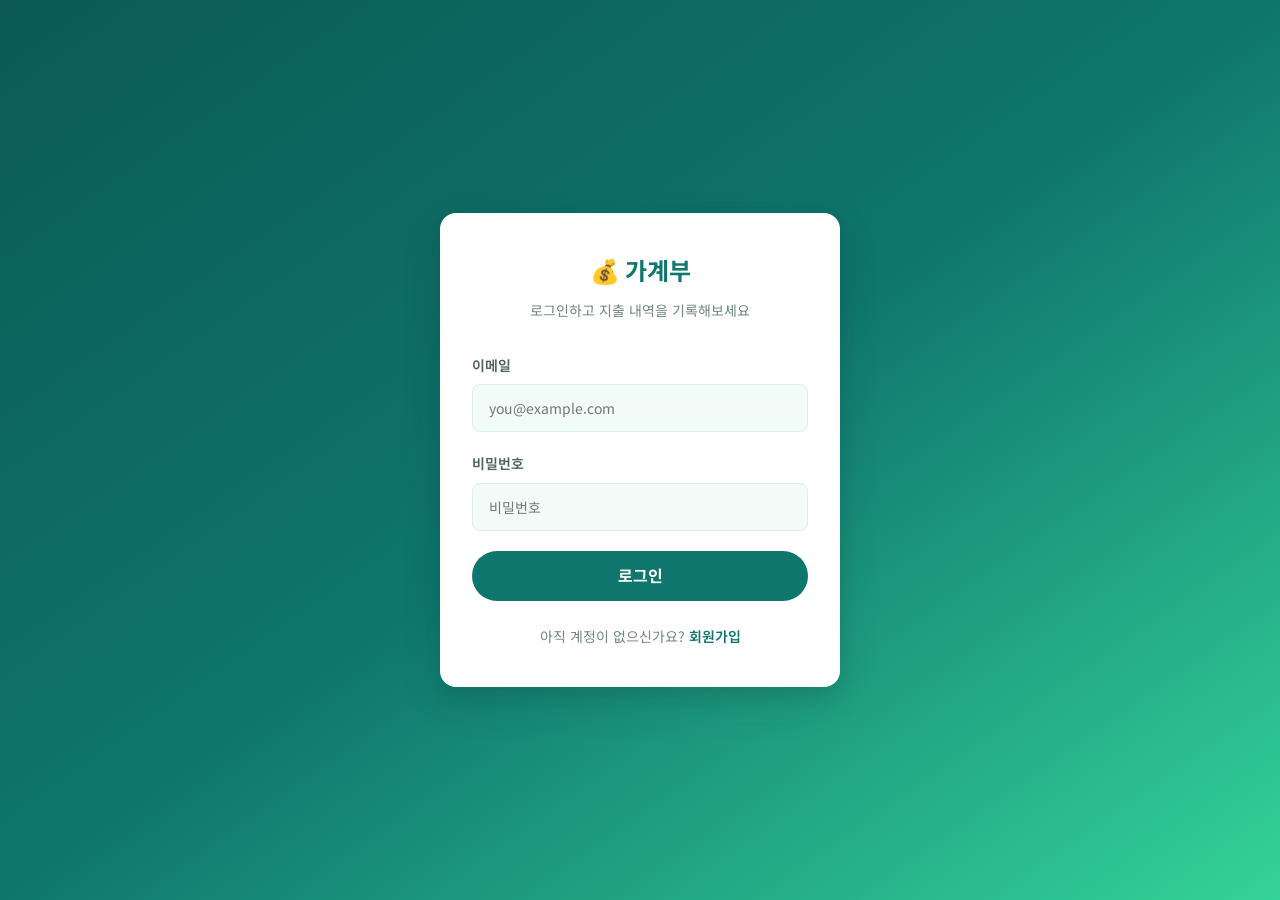
<file: index.html>
<!DOCTYPE html>
<html lang="ko">
<head>
  <meta charset="UTF-8">
  <meta name="viewport" content="width=device-width, initial-scale=1.0">
  <title>대시보드 — 가계부</title>
  <link rel="preconnect" href="https://fonts.googleapis.com">
  <link rel="preconnect" href="https://fonts.gstatic.com" crossorigin>
  <link href="https://fonts.googleapis.com/css2?family=Poppins:wght@700&family=Noto+Sans+KR:wght@400;500;600;700&display=swap" rel="stylesheet">
  <link rel="stylesheet" href="css/variables.css">
  <link rel="stylesheet" href="index.css">
</head>
<body>

<header class="topnav">
  <a class="topnav__brand" href="index.html">💰 가계부</a>
  <nav class="topnav__links">
    <a class="topnav__link active" href="index.html">대시보드</a>
    <a class="topnav__link" href="expenses/list.html">지출 내역</a>
    <a class="topnav__link" href="stats/index.html">통계</a>
    <a class="topnav__link" href="board/list.html">게시판</a>
  </nav>
  <div class="topnav__user">
    <span id="user-name"></span>
    <button class="topnav__logout" id="logout-btn">로그아웃</button>
  </div>
</header>

<main class="main">

  <div class="page-head">
    <h1 class="page-title" id="welcome-title">안녕하세요!</h1>
    <p class="page-sub">이번 달 지출 현황을 확인해보세요</p>
  </div>

  <!-- 요약 카드 -->
  <div class="stat-row">
    <div class="stat-card">
      <div class="stat-card__label">이번 달 총지출</div>
      <div class="stat-card__value" id="stat-total">0원</div>
    </div>
    <div class="stat-card">
      <div class="stat-card__label">전월 대비</div>
      <div class="stat-card__value" id="stat-diff">-</div>
    </div>
    <div class="stat-card">
      <div class="stat-card__label">이번 달 지출 건수</div>
      <div class="stat-card__value" id="stat-count">0건</div>
    </div>
  </div>

  <div class="grid">
    <!-- 카테고리 비중 -->
    <section class="panel">
      <div class="panel__head">
        <h2 class="panel__title">이번 달 카테고리 비중</h2>
        <a class="panel__link" href="stats/index.html">통계 더보기 →</a>
      </div>
      <div class="mini-body" id="mini-category"></div>
    </section>

    <!-- 최근 지출 -->
    <section class="panel">
      <div class="panel__head">
        <h2 class="panel__title">최근 지출 내역</h2>
        <a class="panel__link" href="expenses/list.html">전체 보기 →</a>
      </div>
      <ul class="recent-list" id="recent-list"></ul>
    </section>
  </div>

</main>

<script src="js/data.js"></script>
<script src="js/utils.js"></script>
<script src="index.js"></script>
</body>
</html>
</file>
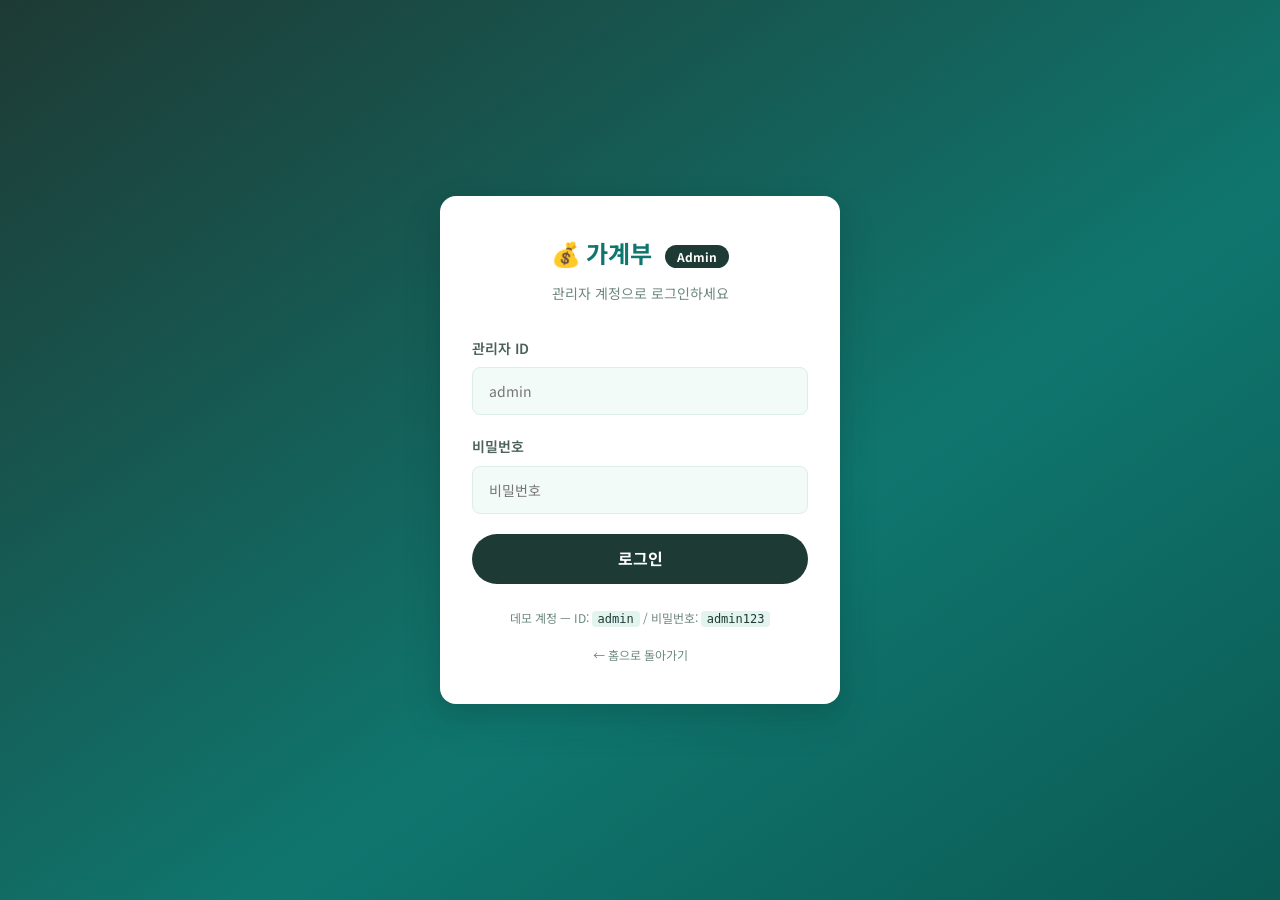
<file: admin/index.html>
<!DOCTYPE html>
<html lang="ko">
<head>
  <meta charset="UTF-8">
  <meta name="viewport" content="width=device-width, initial-scale=1.0">
  <title>대시보드 — 가계부 Admin</title>
  <link rel="preconnect" href="https://fonts.googleapis.com">
  <link rel="preconnect" href="https://fonts.gstatic.com" crossorigin>
  <link href="https://fonts.googleapis.com/css2?family=Poppins:wght@700&family=Noto+Sans+KR:wght@400;500;600;700&display=swap" rel="stylesheet">
  <link rel="stylesheet" href="../css/variables.css">
  <link rel="stylesheet" href="index.css">
</head>
<body>

<div class="layout">

  <aside class="sidebar">
    <div class="sidebar__brand">💰 가계부<span>Admin</span></div>
    <nav class="sidebar__nav">
      <a class="nav-item active" href="index.html">📊 대시보드</a>
      <a class="nav-item" href="users/list.html">👥 회원 관리</a>
      <a class="nav-item" href="board/list.html">💬 게시판 관리</a>
    </nav>
    <button class="sidebar__logout" id="logout-btn">로그아웃</button>
    <a class="sidebar__home" href="../index.html">← 홈으로</a>
  </aside>

  <main class="main">

    <div class="topbar">
      <h1 class="page-title">대시보드</h1>
      <p class="page-sub">서비스 전체 현황을 한눈에 확인하세요</p>
    </div>

    <div class="stat-row">
      <div class="stat-card">
        <div class="stat-card__label">전체 회원수</div>
        <div class="stat-card__value" id="stat-users">0명</div>
      </div>
      <div class="stat-card">
        <div class="stat-card__label">총 지출액</div>
        <div class="stat-card__value" id="stat-total">0원</div>
      </div>
      <div class="stat-card">
        <div class="stat-card__label">이번 달 지출액</div>
        <div class="stat-card__value accent" id="stat-month">0원</div>
      </div>
    </div>

    <div class="grid">
      <section class="panel">
        <h2 class="panel__title">인기 카테고리 TOP5</h2>
        <div class="bar-chart" id="top-categories"></div>
      </section>

      <section class="panel">
        <h2 class="panel__title">최근 가입 회원</h2>
        <ul class="signup-list" id="signup-list"></ul>
      </section>
    </div>

  </main>
</div>

<script src="../js/data.js"></script>
<script src="../js/utils.js"></script>
<script src="index.js"></script>
</body>
</html>
</file>
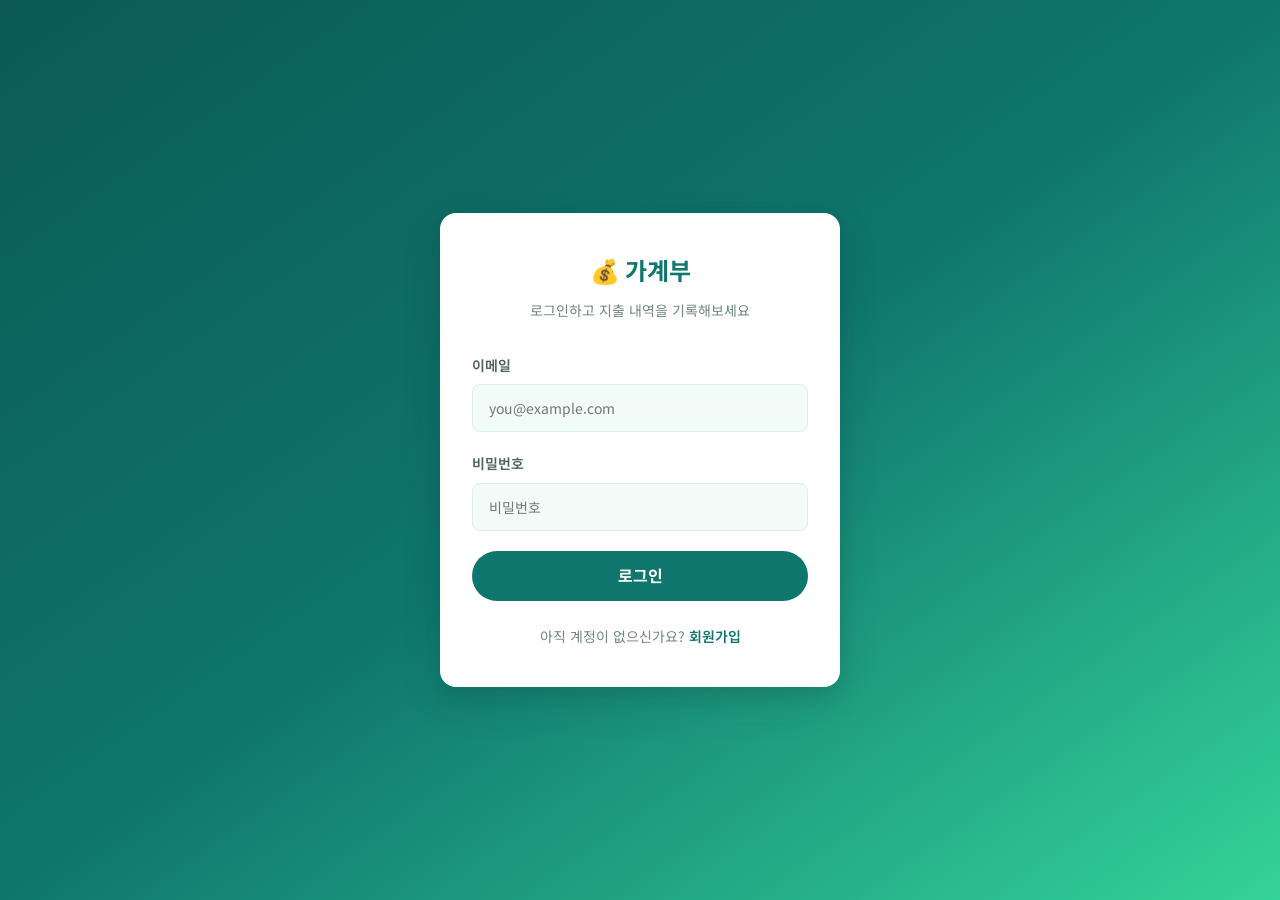
<file: stats/index.html>
<!DOCTYPE html>
<html lang="ko">
<head>
  <meta charset="UTF-8">
  <meta name="viewport" content="width=device-width, initial-scale=1.0">
  <title>통계 — 가계부</title>
  <link rel="preconnect" href="https://fonts.googleapis.com">
  <link rel="preconnect" href="https://fonts.gstatic.com" crossorigin>
  <link href="https://fonts.googleapis.com/css2?family=Poppins:wght@700&family=Noto+Sans+KR:wght@400;500;600;700&display=swap" rel="stylesheet">
  <link rel="stylesheet" href="../css/variables.css">
  <link rel="stylesheet" href="index.css">
</head>
<body>

<header class="topnav">
  <a class="topnav__brand" href="../index.html">💰 가계부</a>
  <nav class="topnav__links">
    <a class="topnav__link" href="../index.html">대시보드</a>
    <a class="topnav__link" href="../expenses/list.html">지출 내역</a>
    <a class="topnav__link active" href="index.html">통계</a>
    <a class="topnav__link" href="../board/list.html">게시판</a>
  </nav>
  <div class="topnav__user">
    <span id="user-name"></span>
    <button class="topnav__logout" id="logout-btn">로그아웃</button>
  </div>
</header>

<main class="main">

  <div class="page-head">
    <h1 class="page-title">통계</h1>
    <p class="page-sub">월별/연별 지출 흐름을 한눈에 확인하세요</p>
  </div>

  <!-- 카테고리별 비중 -->
  <section class="panel">
    <div class="panel__head">
      <h2 class="panel__title">카테고리별 비중</h2>
      <div class="panel__controls">
        <input class="month-input" type="month" id="month-input">
        <div class="chart-toggle" id="chart-toggle">
          <button class="chart-toggle__btn active" data-view="donut">도넛</button>
          <button class="chart-toggle__btn" data-view="bar">막대</button>
        </div>
      </div>
    </div>

    <div class="category-body">
      <div class="donut-wrap" id="donut-wrap"></div>
      <ol class="rank-list" id="rank-list"></ol>
    </div>
  </section>

  <!-- 월별 지출 추이 -->
  <section class="panel">
    <div class="panel__head">
      <h2 class="panel__title">월별 지출 추이</h2>
      <select class="year-select" id="year-select"></select>
    </div>
    <div class="trend-chart" id="trend-chart"></div>
  </section>

</main>

<script src="../js/data.js"></script>
<script src="../js/utils.js"></script>
<script src="index.js"></script>
</body>
</html>
</file>
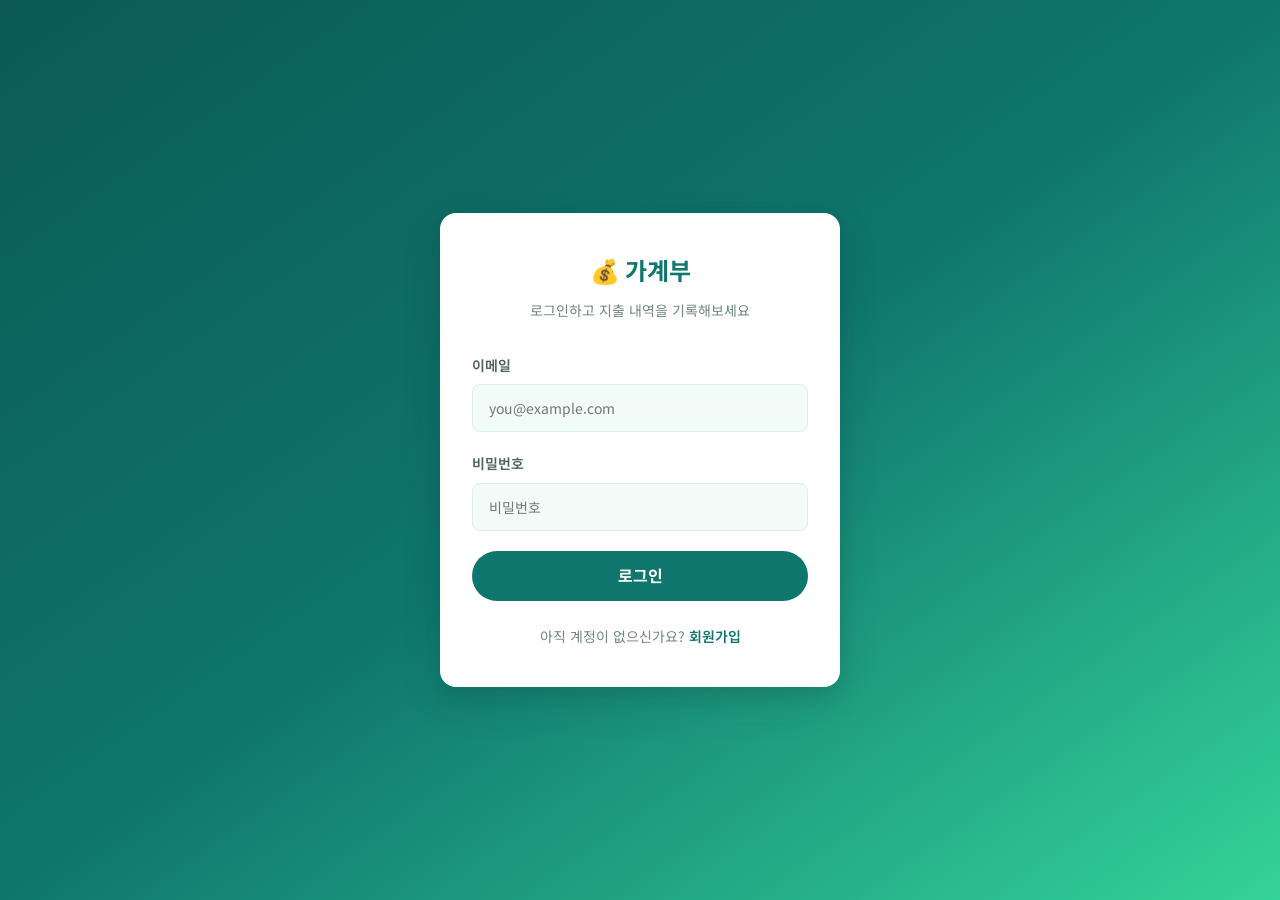
<file: auth/login.html>
<!DOCTYPE html>
<html lang="ko">
<head>
<meta charset="UTF-8">
<meta name="viewport" content="width=device-width, initial-scale=1.0">
<title>로그인 — 가계부</title>
<link rel="preconnect" href="https://fonts.googleapis.com">
<link rel="preconnect" href="https://fonts.gstatic.com" crossorigin>
<link href="https://fonts.googleapis.com/css2?family=Poppins:wght@700&family=Noto+Sans+KR:wght@400;500;600;700&display=swap" rel="stylesheet">
<link rel="stylesheet" href="../css/variables.css">
<link rel="stylesheet" href="auth.css">
</head>
<body>

<div class="auth-card">
  <div class="auth-logo">💰 가계부</div>
  <p class="auth-sub">로그인하고 지출 내역을 기록해보세요</p>

  <div class="auth-error" id="auth-error"></div>

  <form id="login-form" novalidate>
    <div class="form-field">
      <label class="form-label" for="f-email">이메일</label>
      <input class="form-input" type="email" id="f-email" placeholder="you@example.com" required>
    </div>
    <div class="form-field">
      <label class="form-label" for="f-password">비밀번호</label>
      <input class="form-input" type="password" id="f-password" placeholder="비밀번호" required>
    </div>
    <button class="btn-submit" type="submit">로그인</button>
  </form>

  <p class="auth-switch">아직 계정이 없으신가요? <a href="signup.html">회원가입</a></p>
</div>

<script src="../js/data.js"></script>
<script src="../js/utils.js"></script>
<script src="login.js"></script>
</body>
</html>
</file>
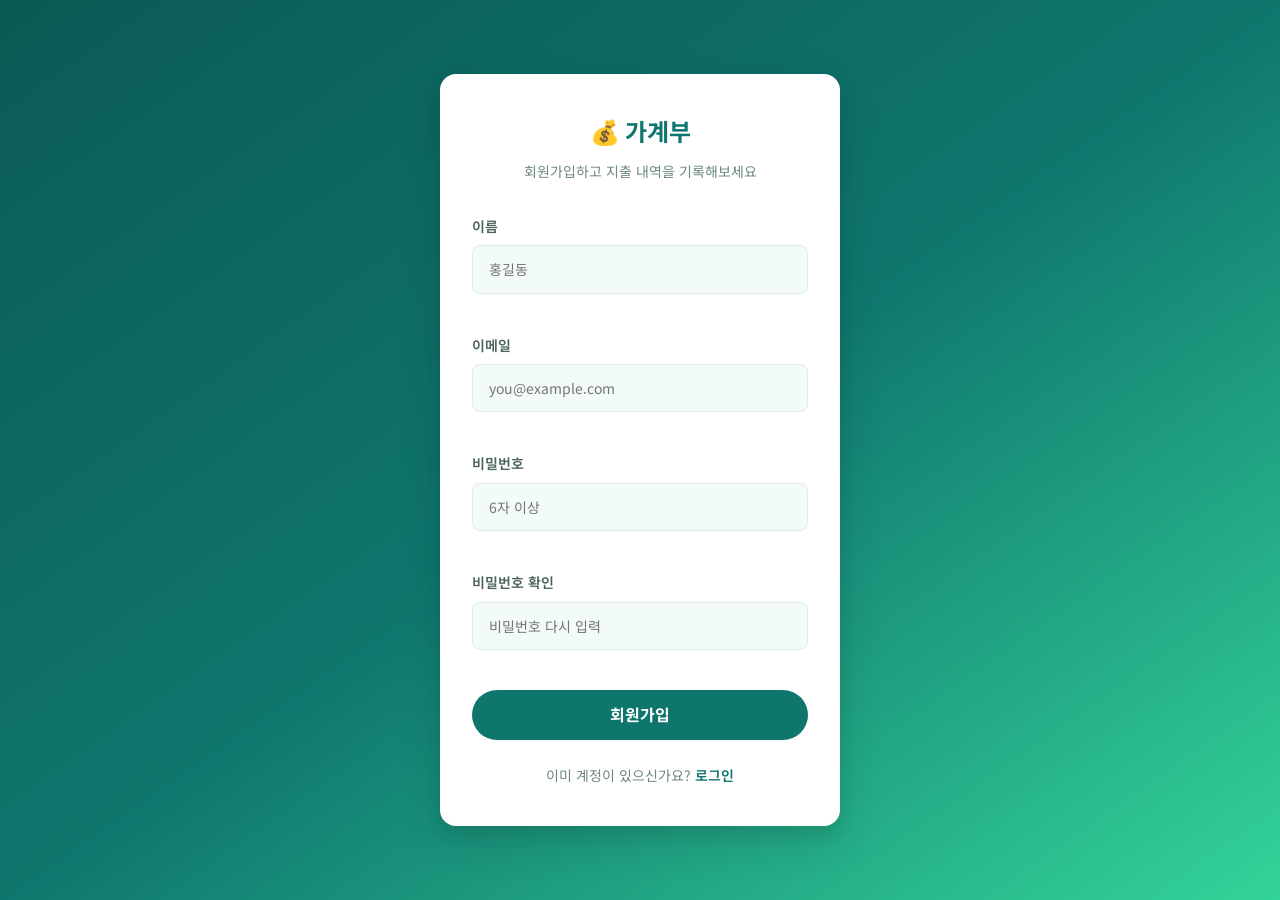
<file: auth/signup.html>
<!DOCTYPE html>
<html lang="ko">
<head>
<meta charset="UTF-8">
<meta name="viewport" content="width=device-width, initial-scale=1.0">
<title>회원가입 — 가계부</title>
<link rel="preconnect" href="https://fonts.googleapis.com">
<link rel="preconnect" href="https://fonts.gstatic.com" crossorigin>
<link href="https://fonts.googleapis.com/css2?family=Poppins:wght@700&family=Noto+Sans+KR:wght@400;500;600;700&display=swap" rel="stylesheet">
<link rel="stylesheet" href="../css/variables.css">
<link rel="stylesheet" href="auth.css">
</head>
<body>

<div class="auth-card">
  <div class="auth-logo">💰 가계부</div>
  <p class="auth-sub">회원가입하고 지출 내역을 기록해보세요</p>

  <div class="auth-error" id="auth-error"></div>

  <form id="signup-form" novalidate>
    <div class="form-field">
      <label class="form-label" for="f-name">이름</label>
      <input class="form-input" type="text" id="f-name" placeholder="홍길동" maxlength="20" required>
      <div class="field-error" id="err-name"></div>
    </div>
    <div class="form-field">
      <label class="form-label" for="f-email">이메일</label>
      <input class="form-input" type="email" id="f-email" placeholder="you@example.com" required>
      <div class="field-error" id="err-email"></div>
    </div>
    <div class="form-field">
      <label class="form-label" for="f-password">비밀번호</label>
      <input class="form-input" type="password" id="f-password" placeholder="6자 이상" required>
      <div class="field-error" id="err-password"></div>
    </div>
    <div class="form-field">
      <label class="form-label" for="f-password2">비밀번호 확인</label>
      <input class="form-input" type="password" id="f-password2" placeholder="비밀번호 다시 입력" required>
      <div class="field-error" id="err-password2"></div>
    </div>
    <button class="btn-submit" type="submit">회원가입</button>
  </form>

  <p class="auth-switch">이미 계정이 있으신가요? <a href="login.html">로그인</a></p>
</div>

<script src="../js/data.js"></script>
<script src="../js/utils.js"></script>
<script src="signup.js"></script>
</body>
</html>
</file>
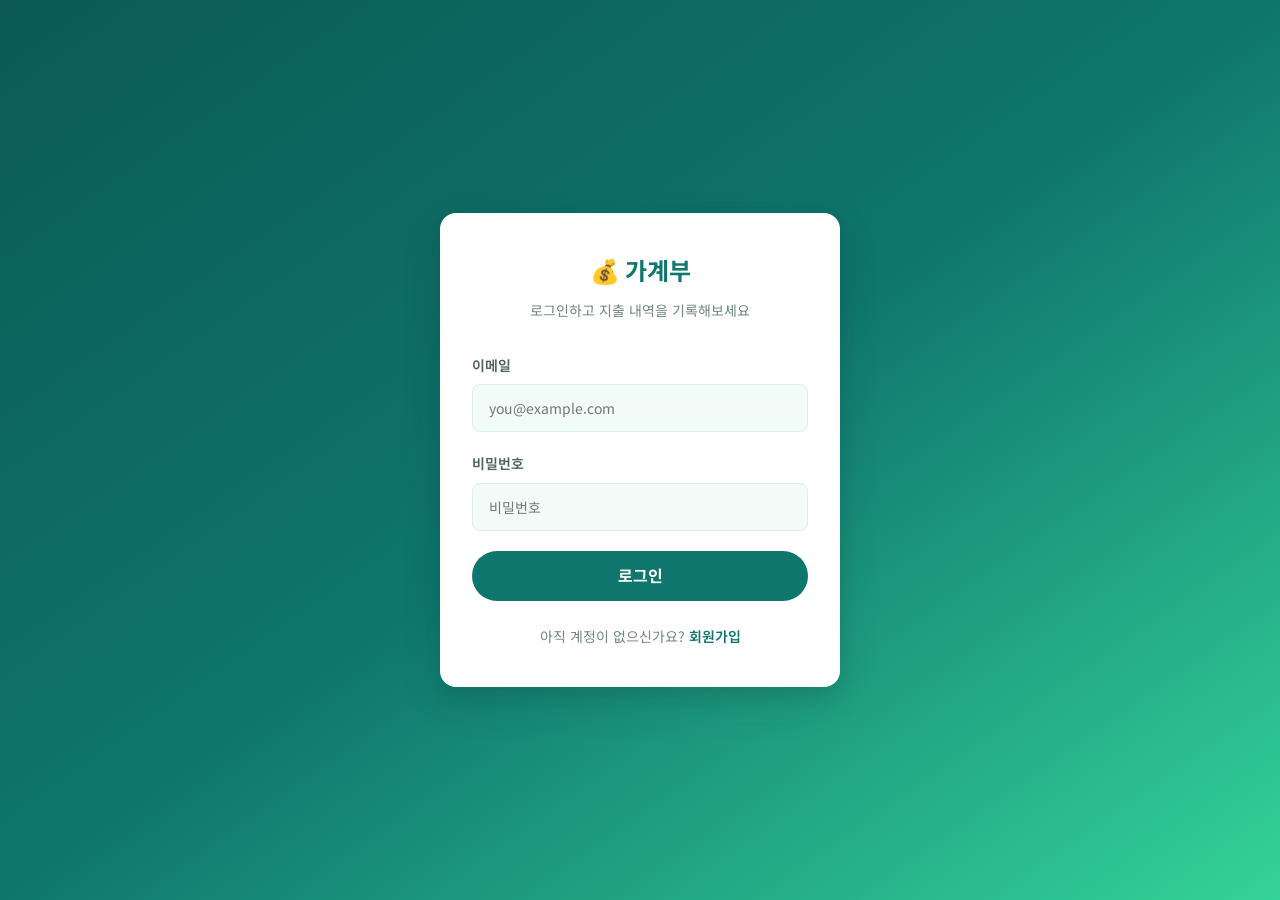
<file: board/create.html>
<!DOCTYPE html>
<html lang="ko">
<head>
  <meta charset="UTF-8">
  <meta name="viewport" content="width=device-width, initial-scale=1.0">
  <title>글쓰기 — 가계부</title>
  <link rel="preconnect" href="https://fonts.googleapis.com">
  <link rel="preconnect" href="https://fonts.gstatic.com" crossorigin>
  <link href="https://fonts.googleapis.com/css2?family=Poppins:wght@700&family=Noto+Sans+KR:wght@400;500;600;700&display=swap" rel="stylesheet">
  <link rel="stylesheet" href="../css/variables.css">
  <link rel="stylesheet" href="create.css">
</head>
<body>

<header class="topnav">
  <a class="topnav__brand" href="../index.html">💰 가계부</a>
  <nav class="topnav__links">
    <a class="topnav__link" href="../index.html">대시보드</a>
    <a class="topnav__link" href="../expenses/list.html">지출 내역</a>
    <a class="topnav__link" href="../stats/index.html">통계</a>
    <a class="topnav__link active" href="list.html">게시판</a>
  </nav>
  <div class="topnav__user">
    <span id="user-name"></span>
    <button class="topnav__logout" id="logout-btn">로그아웃</button>
  </div>
</header>

<main class="main">

  <div class="page-head">
    <div>
      <div class="breadcrumb"><a href="list.html">게시판</a> / 글쓰기</div>
      <h1 class="page-title">글쓰기</h1>
    </div>
    <a class="btn btn-outline" href="list.html">← 목록으로</a>
  </div>

  <form class="form-card" id="create-form" novalidate>

    <div class="form-field">
      <label class="form-label" for="f-title">제목 <span class="required">*</span></label>
      <input class="form-input" type="text" id="f-title" placeholder="예: 매달 10만원 더 모으는 방법" maxlength="60" required>
      <div class="field-error" id="err-title"></div>
    </div>

    <div class="form-field">
      <label class="form-label" for="f-content">내용 <span class="required">*</span></label>
      <textarea class="form-textarea" id="f-content" rows="8" placeholder="절약 팁을 자유롭게 나눠주세요" maxlength="2000" required></textarea>
      <div class="field-error" id="err-content"></div>
    </div>

    <div class="form-actions">
      <a class="btn btn-outline" href="list.html">취소</a>
      <button class="btn btn-primary" type="submit">등록</button>
    </div>
  </form>

</main>

<div class="toast-wrap" id="toast-wrap"></div>

<script src="../js/data.js"></script>
<script src="../js/utils.js"></script>
<script src="create.js"></script>
</body>
</html>
</file>
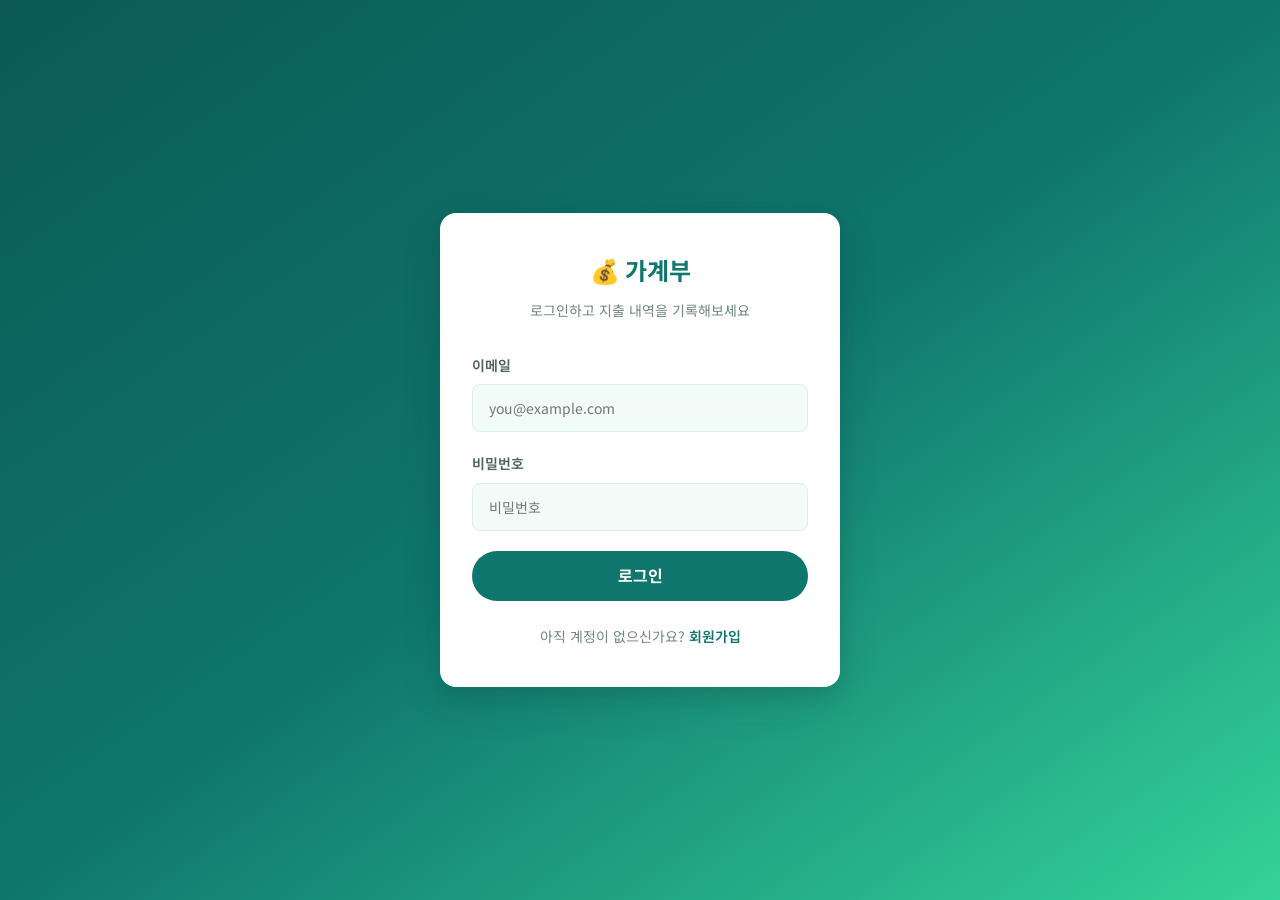
<file: board/detail.html>
<!DOCTYPE html>
<html lang="ko">
<head>
  <meta charset="UTF-8">
  <meta name="viewport" content="width=device-width, initial-scale=1.0">
  <title>게시글 — 가계부</title>
  <link rel="preconnect" href="https://fonts.googleapis.com">
  <link rel="preconnect" href="https://fonts.gstatic.com" crossorigin>
  <link href="https://fonts.googleapis.com/css2?family=Poppins:wght@700&family=Noto+Sans+KR:wght@400;500;600;700&display=swap" rel="stylesheet">
  <link rel="stylesheet" href="../css/variables.css">
  <link rel="stylesheet" href="detail.css">
</head>
<body>

<header class="topnav">
  <a class="topnav__brand" href="../index.html">💰 가계부</a>
  <nav class="topnav__links">
    <a class="topnav__link" href="../index.html">대시보드</a>
    <a class="topnav__link" href="../expenses/list.html">지출 내역</a>
    <a class="topnav__link" href="../stats/index.html">통계</a>
    <a class="topnav__link active" href="list.html">게시판</a>
  </nav>
  <div class="topnav__user">
    <span id="user-name"></span>
    <button class="topnav__logout" id="logout-btn">로그아웃</button>
  </div>
</header>

<main class="main">

  <div class="breadcrumb"><a href="list.html">게시판</a> / 게시글</div>

  <article class="post-card">
    <div class="post-head">
      <h1 class="post-title" id="post-title"></h1>
      <button class="btn-del" id="post-delete-btn" hidden>삭제</button>
    </div>
    <div class="post-meta">
      <span id="post-author"></span>
      <span id="post-date"></span>
    </div>
    <p class="post-content" id="post-content"></p>
  </article>

  <section class="comments">
    <h2 class="comments__title">댓글 <span id="comment-count">0</span></h2>

    <form class="comment-form" id="comment-form">
      <textarea class="comment-input" id="comment-input" rows="2" placeholder="댓글을 남겨보세요" maxlength="500" required></textarea>
      <button class="btn btn-primary" type="submit">등록</button>
    </form>

    <ul class="comment-list" id="comment-list"></ul>
  </section>

</main>

<div class="toast-wrap" id="toast-wrap"></div>

<script src="../js/data.js"></script>
<script src="../js/utils.js"></script>
<script src="detail.js"></script>
</body>
</html>
</file>
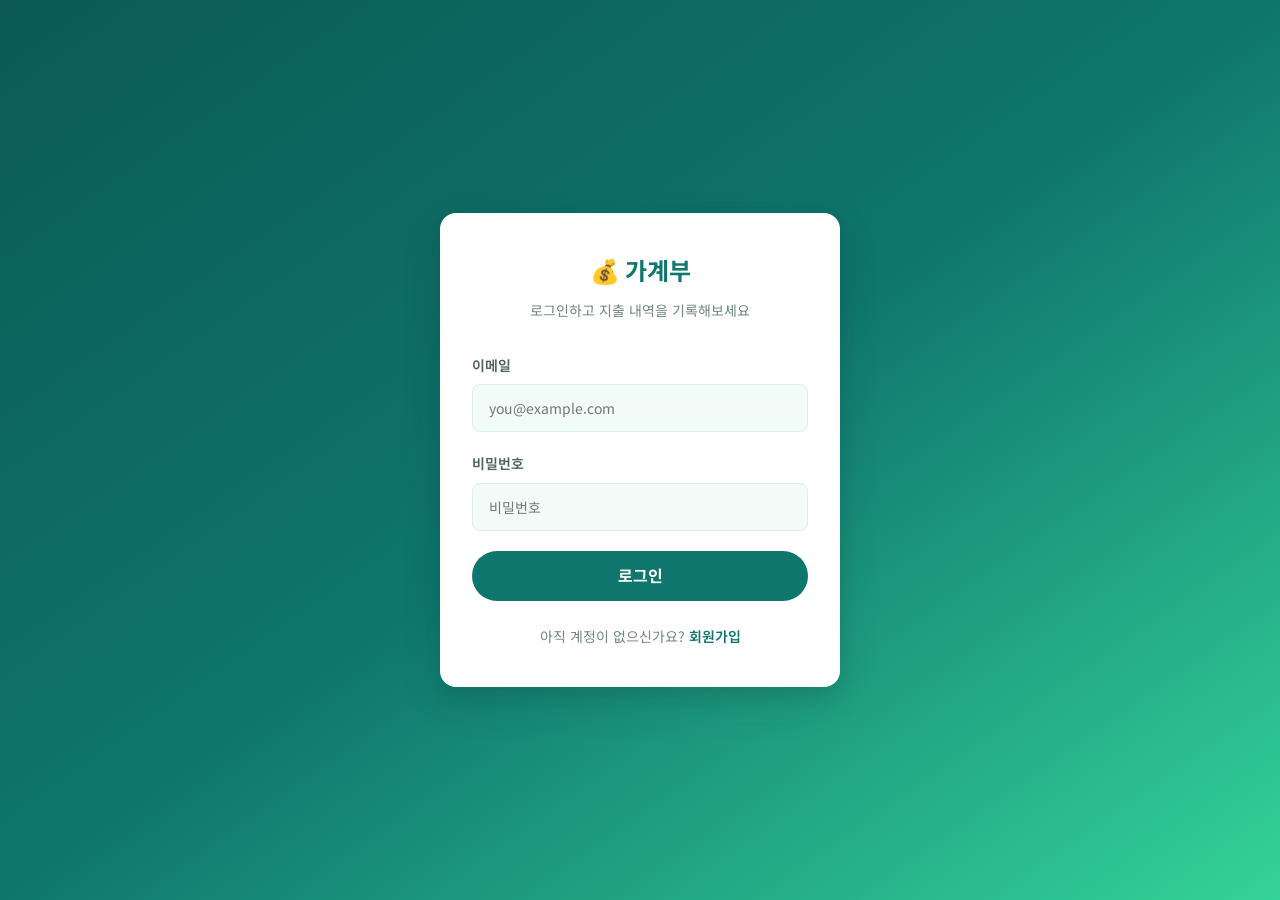
<file: board/list.html>
<!DOCTYPE html>
<html lang="ko">
<head>
  <meta charset="UTF-8">
  <meta name="viewport" content="width=device-width, initial-scale=1.0">
  <title>게시판 — 가계부</title>
  <link rel="preconnect" href="https://fonts.googleapis.com">
  <link rel="preconnect" href="https://fonts.gstatic.com" crossorigin>
  <link href="https://fonts.googleapis.com/css2?family=Poppins:wght@700&family=Noto+Sans+KR:wght@400;500;600;700&display=swap" rel="stylesheet">
  <link rel="stylesheet" href="../css/variables.css">
  <link rel="stylesheet" href="list.css">
</head>
<body>

<header class="topnav">
  <a class="topnav__brand" href="../index.html">💰 가계부</a>
  <nav class="topnav__links">
    <a class="topnav__link" href="../index.html">대시보드</a>
    <a class="topnav__link" href="../expenses/list.html">지출 내역</a>
    <a class="topnav__link" href="../stats/index.html">통계</a>
    <a class="topnav__link active" href="list.html">게시판</a>
  </nav>
  <div class="topnav__user">
    <span id="user-name"></span>
    <button class="topnav__logout" id="logout-btn">로그아웃</button>
  </div>
</header>

<main class="main">

  <div class="page-head">
    <div>
      <h1 class="page-title">게시판</h1>
      <p class="page-sub">돈을 잘 모으는 팁을 서로 나눠보세요</p>
    </div>
    <a class="btn btn-primary" href="create.html">+ 글쓰기</a>
  </div>

  <div class="filter-bar">
    <input class="filter-search" id="search-input" type="text" placeholder="제목·내용 검색">
  </div>

  <ul class="post-list" id="post-list"></ul>

</main>

<script src="../js/data.js"></script>
<script src="../js/utils.js"></script>
<script src="list.js"></script>
</body>
</html>
</file>
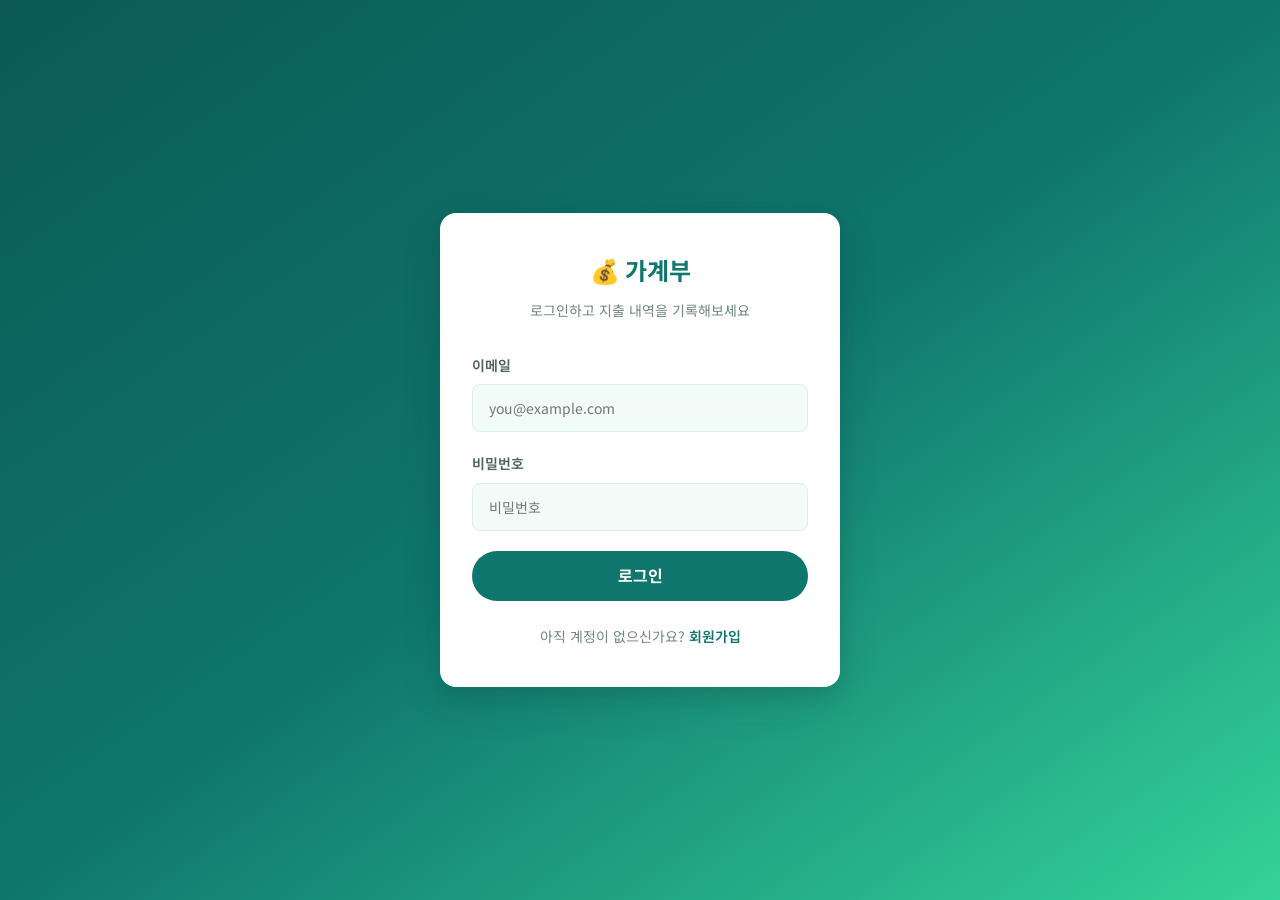
<file: expenses/create.html>
<!DOCTYPE html>
<html lang="ko">
<head>
  <meta charset="UTF-8">
  <meta name="viewport" content="width=device-width, initial-scale=1.0">
  <title>지출 추가 — 가계부</title>
  <link rel="preconnect" href="https://fonts.googleapis.com">
  <link rel="preconnect" href="https://fonts.gstatic.com" crossorigin>
  <link href="https://fonts.googleapis.com/css2?family=Poppins:wght@700&family=Noto+Sans+KR:wght@400;500;600;700&display=swap" rel="stylesheet">
  <link rel="stylesheet" href="../css/variables.css">
  <link rel="stylesheet" href="create.css">
</head>
<body>

<header class="topnav">
  <a class="topnav__brand" href="../index.html">💰 가계부</a>
  <nav class="topnav__links">
    <a class="topnav__link" href="../index.html">대시보드</a>
    <a class="topnav__link active" href="list.html">지출 내역</a>
    <a class="topnav__link" href="../stats/index.html">통계</a>
  </nav>
  <div class="topnav__user">
    <span id="user-name"></span>
    <button class="topnav__logout" id="logout-btn">로그아웃</button>
  </div>
</header>

<main class="main">

  <div class="page-head">
    <div>
      <div class="breadcrumb"><a href="list.html">지출 내역</a> / 지출 추가</div>
      <h1 class="page-title">지출 추가</h1>
    </div>
    <a class="btn btn-outline" href="list.html">← 목록으로</a>
  </div>

  <form class="form-card" id="create-form" novalidate>

    <div class="form-field">
      <label class="form-label" for="f-amount">금액 <span class="required">*</span></label>
      <input class="form-input" type="number" id="f-amount" placeholder="예: 12000" min="1" step="1" required>
      <div class="field-error" id="err-amount"></div>
    </div>

    <div class="form-field">
      <label class="form-label" for="f-date">날짜 <span class="required">*</span></label>
      <input class="form-input" type="date" id="f-date" required>
      <div class="field-error" id="err-date"></div>
    </div>

    <div class="form-field">
      <label class="form-label">카테고리 <span class="required">*</span></label>
      <div class="category-group" id="category-group"></div>
    </div>

    <div class="form-field">
      <label class="form-label" for="f-memo">메모</label>
      <input class="form-input" type="text" id="f-memo" placeholder="예: 점심 식사" maxlength="60">
    </div>

    <div class="form-actions">
      <a class="btn btn-outline" href="list.html">취소</a>
      <button class="btn btn-primary" type="submit">지출 추가</button>
    </div>
  </form>

</main>

<div class="toast-wrap" id="toast-wrap"></div>

<script src="../js/data.js"></script>
<script src="../js/utils.js"></script>
<script src="create.js"></script>
</body>
</html>
</file>
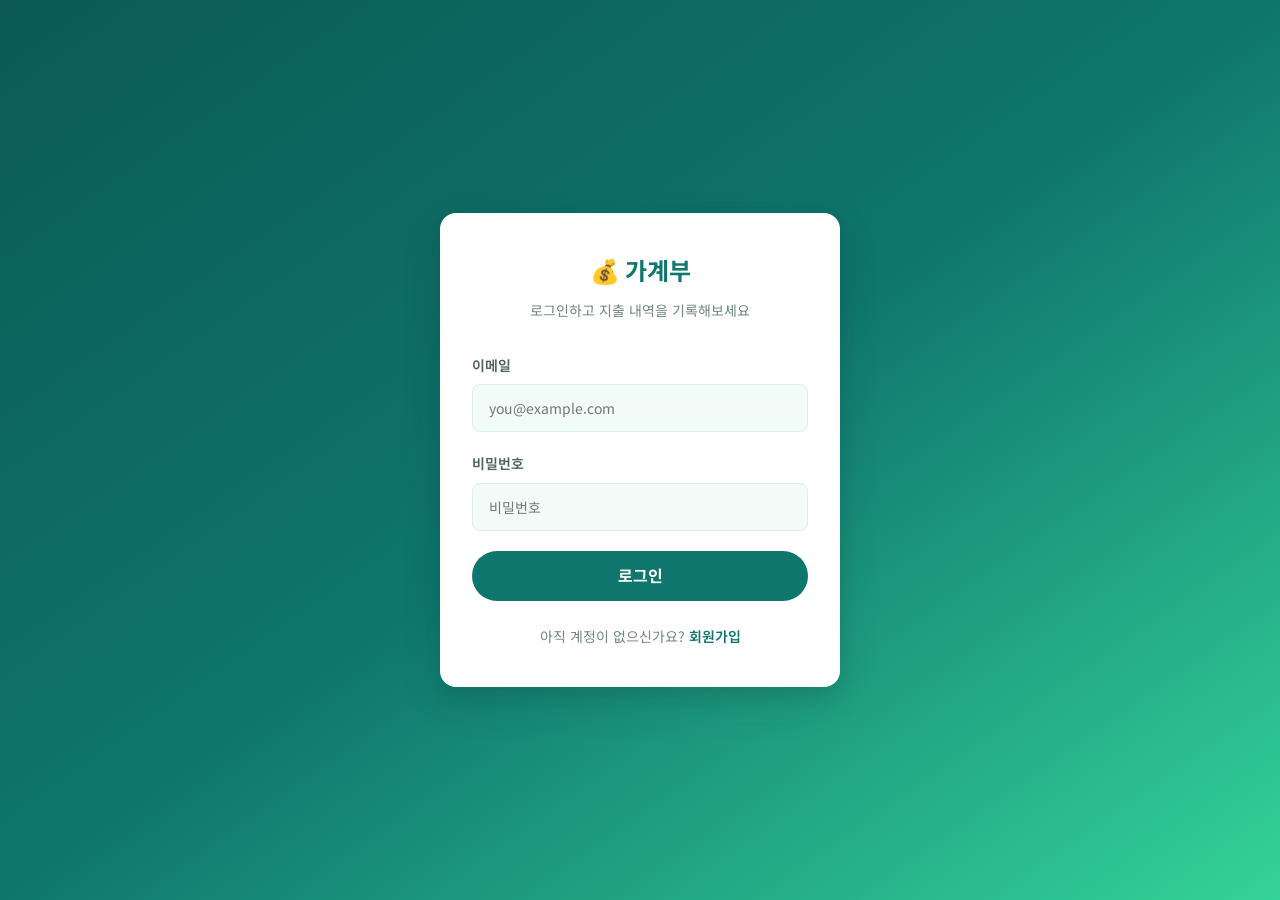
<file: expenses/edit.html>
<!DOCTYPE html>
<html lang="ko">
<head>
  <meta charset="UTF-8">
  <meta name="viewport" content="width=device-width, initial-scale=1.0">
  <title>지출 수정 — 가계부</title>
  <link rel="preconnect" href="https://fonts.googleapis.com">
  <link rel="preconnect" href="https://fonts.gstatic.com" crossorigin>
  <link href="https://fonts.googleapis.com/css2?family=Poppins:wght@700&family=Noto+Sans+KR:wght@400;500;600;700&display=swap" rel="stylesheet">
  <link rel="stylesheet" href="../css/variables.css">
  <link rel="stylesheet" href="create.css"><!-- 폼 스타일 공유 -->
  <link rel="stylesheet" href="edit.css">
</head>
<body>

<header class="topnav">
  <a class="topnav__brand" href="../index.html">💰 가계부</a>
  <nav class="topnav__links">
    <a class="topnav__link" href="../index.html">대시보드</a>
    <a class="topnav__link active" href="list.html">지출 내역</a>
    <a class="topnav__link" href="../stats/index.html">통계</a>
    <a class="topnav__link" href="../board/list.html">게시판</a>
  </nav>
  <div class="topnav__user">
    <span id="user-name"></span>
    <button class="topnav__logout" id="logout-btn">로그아웃</button>
  </div>
</header>

<main class="main">

  <div class="page-head">
    <div>
      <div class="breadcrumb"><a href="list.html">지출 내역</a> / 지출 수정</div>
      <h1 class="page-title">지출 수정</h1>
    </div>
    <a class="btn btn-outline" href="list.html">← 목록으로</a>
  </div>

  <form class="form-card" id="edit-form" novalidate>

    <div class="form-field">
      <label class="form-label" for="f-amount">금액 <span class="required">*</span></label>
      <input class="form-input" type="number" id="f-amount" min="1" step="1" required>
      <div class="field-error" id="err-amount"></div>
    </div>

    <div class="form-field">
      <label class="form-label" for="f-date">날짜 <span class="required">*</span></label>
      <input class="form-input" type="date" id="f-date" required>
      <div class="field-error" id="err-date"></div>
    </div>

    <div class="form-field">
      <label class="form-label">카테고리 <span class="required">*</span></label>
      <div class="category-group" id="category-group"></div>
    </div>

    <div class="form-field">
      <label class="form-label" for="f-memo">메모</label>
      <input class="form-input" type="text" id="f-memo" maxlength="60">
    </div>

    <div class="form-actions">
      <button class="btn btn-danger" type="button" id="delete-btn">삭제</button>
      <a class="btn btn-outline" href="list.html">취소</a>
      <button class="btn btn-primary" type="submit">저장</button>
    </div>
  </form>

</main>

<div class="toast-wrap" id="toast-wrap"></div>

<script src="../js/data.js"></script>
<script src="../js/utils.js"></script>
<script src="edit.js"></script>
</body>
</html>
</file>
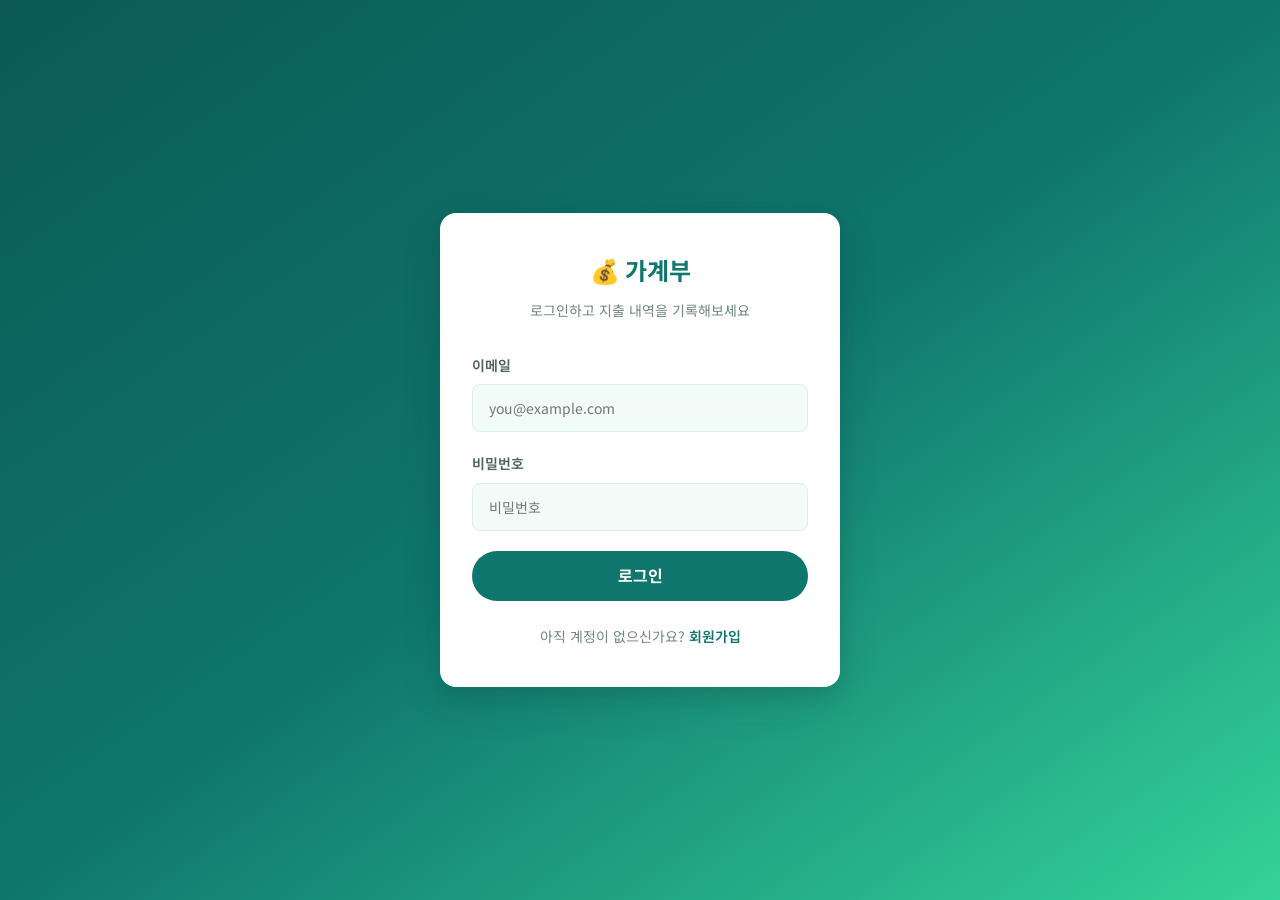
<file: expenses/list.html>
<!DOCTYPE html>
<html lang="ko">
<head>
  <meta charset="UTF-8">
  <meta name="viewport" content="width=device-width, initial-scale=1.0">
  <title>지출 내역 — 가계부</title>
  <link rel="preconnect" href="https://fonts.googleapis.com">
  <link rel="preconnect" href="https://fonts.gstatic.com" crossorigin>
  <link href="https://fonts.googleapis.com/css2?family=Poppins:wght@700&family=Noto+Sans+KR:wght@400;500;600;700&display=swap" rel="stylesheet">
  <link rel="stylesheet" href="../css/variables.css">
  <link rel="stylesheet" href="list.css">
</head>
<body>

<header class="topnav">
  <a class="topnav__brand" href="../index.html">💰 가계부</a>
  <nav class="topnav__links">
    <a class="topnav__link" href="../index.html">대시보드</a>
    <a class="topnav__link active" href="list.html">지출 내역</a>
    <a class="topnav__link" href="../stats/index.html">통계</a>
    <a class="topnav__link" href="../board/list.html">게시판</a>
  </nav>
  <div class="topnav__user">
    <span id="user-name"></span>
    <button class="topnav__logout" id="logout-btn">로그아웃</button>
  </div>
</header>

<main class="main">

  <div class="page-head">
    <div>
      <h1 class="page-title">지출 내역</h1>
      <p class="page-sub">기간과 카테고리로 지출을 조회할 수 있어요</p>
    </div>
    <a class="btn btn-primary" href="create.html">+ 지출 추가</a>
  </div>

  <!-- 필터 -->
  <div class="filter-bar">
    <div class="period-btns" id="period-btns">
      <button class="period-btn active" data-period="all">전체</button>
      <button class="period-btn" data-period="month">이번 달</button>
      <button class="period-btn" data-period="year">올해</button>
    </div>
    <select class="filter-select" id="category-filter">
      <option value="all">전체 카테고리</option>
    </select>
    <input class="filter-search" id="search-input" type="text" placeholder="메모 검색">
  </div>

  <!-- 합계 -->
  <div class="summary-card">
    <span class="summary-label">조회된 지출 합계</span>
    <span class="summary-value" id="summary-total">0원</span>
  </div>

  <!-- 테이블 -->
  <div class="table-wrap">
    <table class="expense-table">
      <thead>
        <tr>
          <th>날짜</th>
          <th>카테고리</th>
          <th>메모</th>
          <th>금액</th>
          <th>관리</th>
        </tr>
      </thead>
      <tbody id="expense-tbody"></tbody>
    </table>
  </div>

  <nav class="pagination" id="pagination"></nav>

</main>

<div class="toast-wrap" id="toast-wrap"></div>

<script src="../js/data.js"></script>
<script src="../js/utils.js"></script>
<script src="list.js"></script>
</body>
</html>
</file>
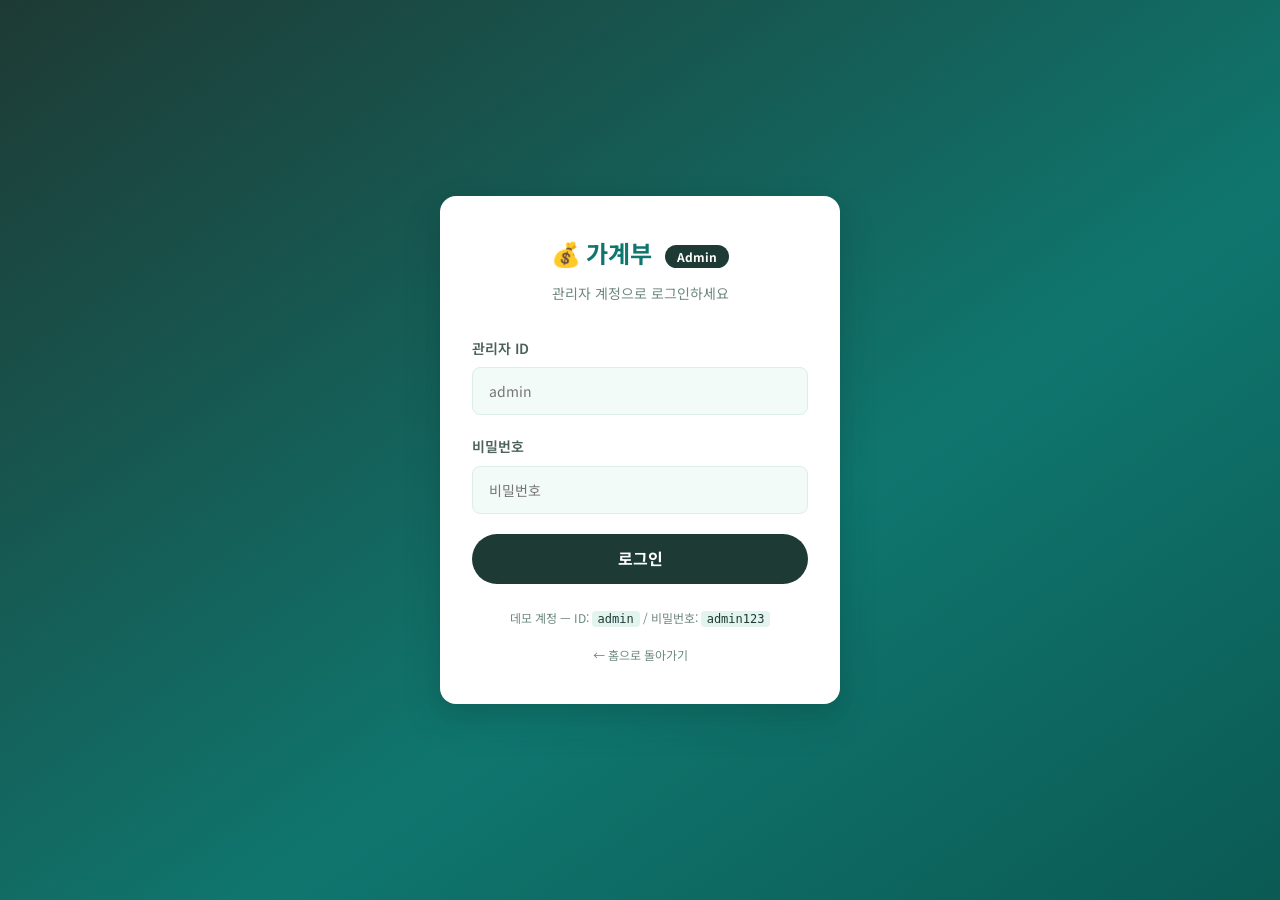
<file: admin/auth/login.html>
<!DOCTYPE html>
<html lang="ko">
<head>
<meta charset="UTF-8">
<meta name="viewport" content="width=device-width, initial-scale=1.0">
<title>관리자 로그인 — 가계부 Admin</title>
<link rel="preconnect" href="https://fonts.googleapis.com">
<link rel="preconnect" href="https://fonts.gstatic.com" crossorigin>
<link href="https://fonts.googleapis.com/css2?family=Poppins:wght@700&family=Noto+Sans+KR:wght@400;500;600;700&display=swap" rel="stylesheet">
<link rel="stylesheet" href="../../css/variables.css">
<link rel="stylesheet" href="login.css">
</head>
<body>

<div class="auth-card">
  <div class="auth-logo">💰 가계부 <span class="admin-tag">Admin</span></div>
  <p class="auth-sub">관리자 계정으로 로그인하세요</p>

  <div class="auth-error" id="auth-error"></div>

  <form id="admin-login-form" novalidate>
    <div class="form-field">
      <label class="form-label" for="f-id">관리자 ID</label>
      <input class="form-input" type="text" id="f-id" placeholder="admin" required>
    </div>
    <div class="form-field">
      <label class="form-label" for="f-password">비밀번호</label>
      <input class="form-input" type="password" id="f-password" placeholder="비밀번호" required>
    </div>
    <button class="btn-submit" type="submit">로그인</button>
  </form>

  <p class="auth-hint">데모 계정 — ID: <code>admin</code> / 비밀번호: <code>admin123</code></p>
  <a class="auth-back" href="../../index.html">← 홈으로 돌아가기</a>
</div>

<script src="../../js/data.js"></script>
<script src="../../js/utils.js"></script>
<script src="login.js"></script>
</body>
</html>
</file>
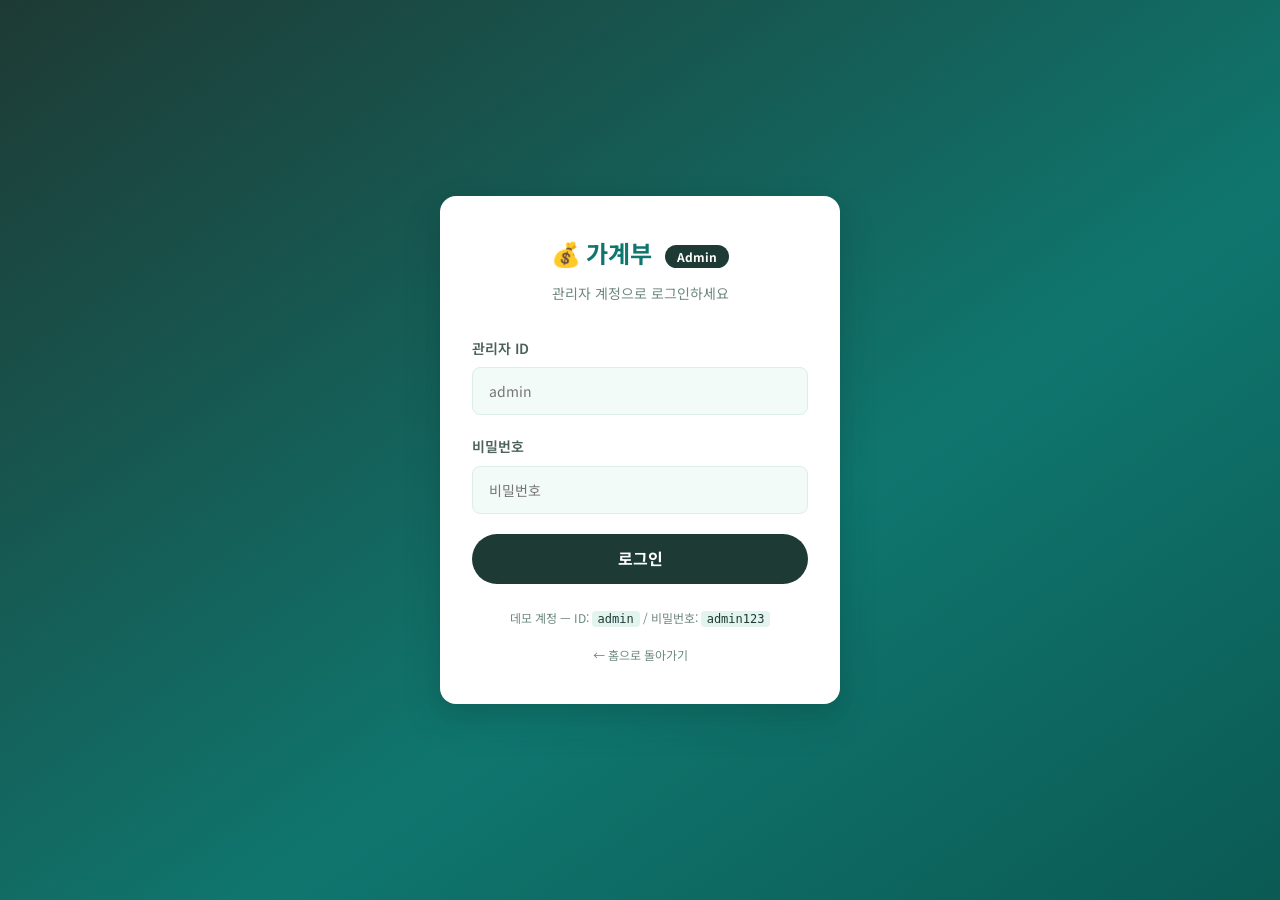
<file: admin/board/list.html>
<!DOCTYPE html>
<html lang="ko">
<head>
  <meta charset="UTF-8">
  <meta name="viewport" content="width=device-width, initial-scale=1.0">
  <title>게시판 관리 — 가계부 Admin</title>
  <link rel="preconnect" href="https://fonts.googleapis.com">
  <link rel="preconnect" href="https://fonts.gstatic.com" crossorigin>
  <link href="https://fonts.googleapis.com/css2?family=Poppins:wght@700&family=Noto+Sans+KR:wght@400;500;600;700&display=swap" rel="stylesheet">
  <link rel="stylesheet" href="../../css/variables.css">
  <link rel="stylesheet" href="list.css">
</head>
<body>

<div class="layout">

  <aside class="sidebar">
    <div class="sidebar__brand">💰 가계부<span>Admin</span></div>
    <nav class="sidebar__nav">
      <a class="nav-item" href="../index.html">📊 대시보드</a>
      <a class="nav-item" href="../users/list.html">👥 회원 관리</a>
      <a class="nav-item active" href="list.html">💬 게시판 관리</a>
    </nav>
    <button class="sidebar__logout" id="logout-btn">로그아웃</button>
    <a class="sidebar__home" href="../../index.html">← 홈으로</a>
  </aside>

  <main class="main">

    <div class="topbar">
      <div>
        <h1 class="page-title">게시판 관리</h1>
        <p class="page-sub">고객이 남긴 절약 팁 게시글을 조회하고 삭제할 수 있습니다</p>
      </div>
      <input class="search-input" id="search-input" type="text" placeholder="제목 또는 내용 검색">
    </div>

    <div class="table-wrap">
      <table class="post-table">
        <thead>
          <tr>
            <th>제목</th>
            <th>작성자</th>
            <th>작성일</th>
            <th>댓글</th>
            <th>관리</th>
          </tr>
        </thead>
        <tbody id="post-tbody"></tbody>
      </table>
    </div>

  </main>
</div>

<div class="toast-wrap" id="toast-wrap"></div>

<script src="../../js/data.js"></script>
<script src="../../js/utils.js"></script>
<script src="list.js"></script>
</body>
</html>
</file>
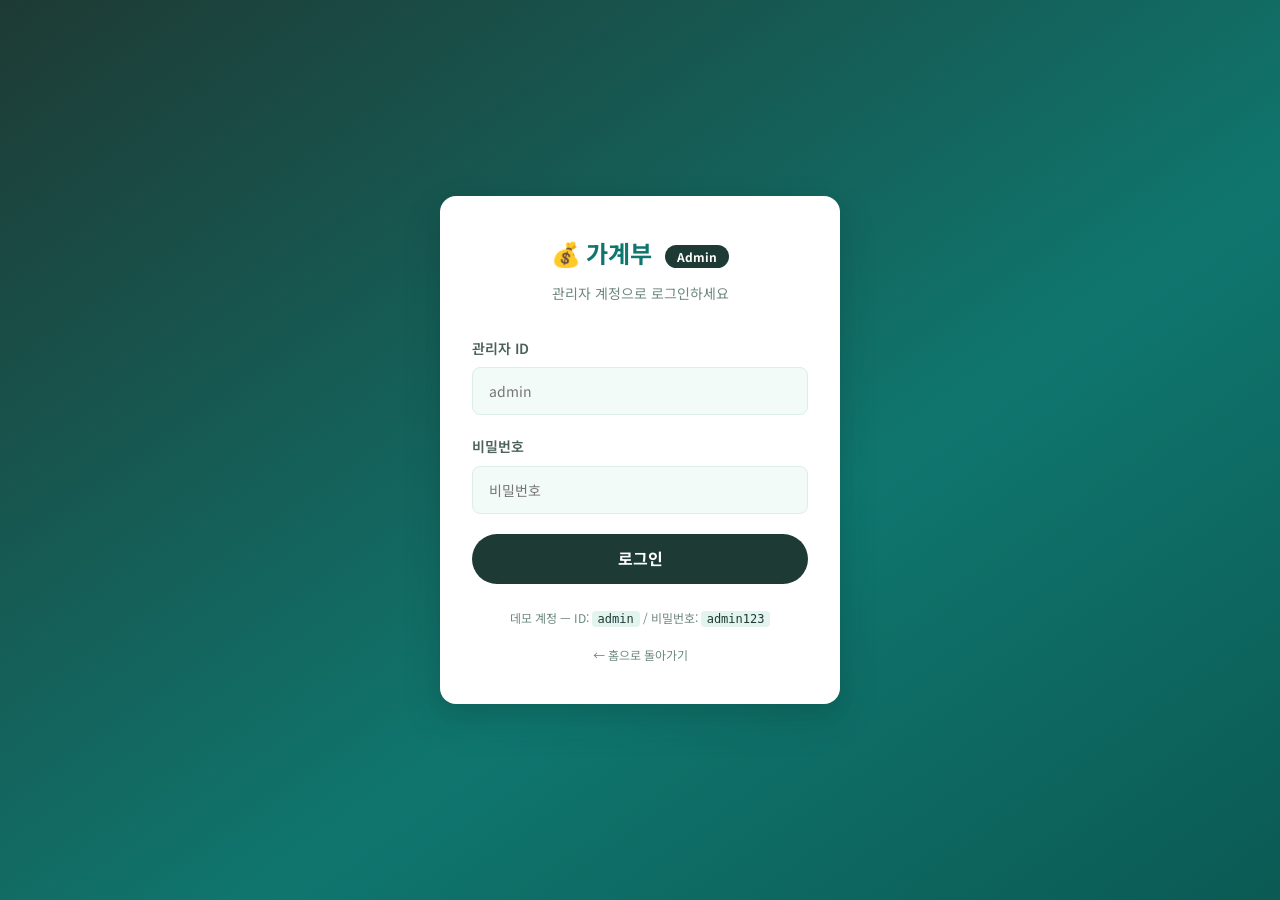
<file: admin/users/list.html>
<!DOCTYPE html>
<html lang="ko">
<head>
  <meta charset="UTF-8">
  <meta name="viewport" content="width=device-width, initial-scale=1.0">
  <title>회원 관리 — 가계부 Admin</title>
  <link rel="preconnect" href="https://fonts.googleapis.com">
  <link rel="preconnect" href="https://fonts.gstatic.com" crossorigin>
  <link href="https://fonts.googleapis.com/css2?family=Poppins:wght@700&family=Noto+Sans+KR:wght@400;500;600;700&display=swap" rel="stylesheet">
  <link rel="stylesheet" href="../../css/variables.css">
  <link rel="stylesheet" href="list.css">
</head>
<body>

<div class="layout">

  <aside class="sidebar">
    <div class="sidebar__brand">💰 가계부<span>Admin</span></div>
    <nav class="sidebar__nav">
      <a class="nav-item" href="../index.html">📊 대시보드</a>
      <a class="nav-item active" href="list.html">👥 회원 관리</a>
      <a class="nav-item" href="../board/list.html">💬 게시판 관리</a>
    </nav>
    <button class="sidebar__logout" id="logout-btn">로그아웃</button>
    <a class="sidebar__home" href="../../index.html">← 홈으로</a>
  </aside>

  <main class="main">

    <div class="topbar">
      <div>
        <h1 class="page-title">회원 관리</h1>
        <p class="page-sub">가입한 회원을 조회하고 정지/해제할 수 있습니다</p>
      </div>
      <input class="search-input" id="search-input" type="text" placeholder="이름 또는 이메일 검색">
    </div>

    <div class="table-wrap">
      <table class="user-table">
        <thead>
          <tr>
            <th>이름</th>
            <th>이메일</th>
            <th>가입일</th>
            <th>지출 건수</th>
            <th>총 지출액</th>
            <th>상태</th>
            <th>관리</th>
          </tr>
        </thead>
        <tbody id="user-tbody"></tbody>
      </table>
    </div>

  </main>
</div>

<div class="toast-wrap" id="toast-wrap"></div>

<script src="../../js/data.js"></script>
<script src="../../js/utils.js"></script>
<script src="list.js"></script>
</body>
</html>
</file>
<file: css/variables.css>
/* ════════════════════════════════════════
   전역 리셋
════════════════════════════════════════ */
*, *::before, *::after { box-sizing: border-box; margin: 0; padding: 0; }
html { font-size: 16px; scroll-behavior: smooth; }
body { line-height: 1.6; -webkit-font-smoothing: antialiased; }
img, picture, video, canvas, svg { display: block; max-width: 100%; }
input, button, textarea, select { font: inherit; }
p, h1, h2, h3, h4, h5, h6 { overflow-wrap: break-word; }
a { text-decoration: none; color: inherit; }
ul, ol { list-style: none; }
button { cursor: pointer; border: none; background: none; }
table { border-collapse: collapse; width: 100%; }

/* ════════════════════════════════════════
   전역 CSS 변수
════════════════════════════════════════ */
:root {
  /* ── Brand Colors (mint / green) ── */
  --color-primary:    #0F766E;
  --color-primary-lt: #14B8A6;
  --color-primary-dk: #0B5A54;
  --color-accent:     #34D399;
  --color-accent2:    #2DD4BF;
  --color-admin:      #1E3A34;
  --color-admin-lt:   #E3F3EE;

  /* ── Semantic Colors ── */
  --color-success:    #15803D;
  --color-success-bg: #E7F6EC;
  --color-warning:    #B45309;
  --color-warning-bg: #FDF1DE;
  --color-danger:     #B91C1C;
  --color-danger-bg:  #FBEAEA;
  --color-star:       #D97706;

  /* ── Neutral ── */
  --color-bg:          #F3FBF8;
  --color-bg2:         #E8F6F1;
  --color-surface:     #FFFFFF;
  --color-border:      #DCEEE7;
  --color-border2:     #C7E2D8;
  --color-text:        #1F2E2A;
  --color-text2:       #4B6259;
  --color-muted:       #6E8880;
  --color-placeholder: #9CB4AC;
  --color-overlay:     rgba(15, 46, 40, 0.55);

  /* ── Typography ── */
  --font-heading: 'Poppins', 'Noto Sans KR', sans-serif;
  --font-body:    'Noto Sans KR', 'Apple SD Gothic Neo', sans-serif;

  --text-xs:   0.75rem;
  --text-sm:   0.875rem;
  --text-base: 1rem;
  --text-lg:   1.125rem;
  --text-xl:   1.25rem;
  --text-2xl:  1.5rem;
  --text-3xl:  1.875rem;
  --text-4xl:  2.25rem;

  --fw-normal:  400;
  --fw-medium:  500;
  --fw-semi:    600;
  --fw-bold:    700;

  /* ── Spacing (4px base) ── */
  --sp-1:  0.25rem;
  --sp-2:  0.5rem;
  --sp-3:  0.75rem;
  --sp-4:  1rem;
  --sp-5:  1.25rem;
  --sp-6:  1.5rem;
  --sp-8:  2rem;
  --sp-10: 2.5rem;
  --sp-12: 3rem;
  --sp-16: 4rem;
  --sp-20: 5rem;

  /* ── Border Radius ── */
  --r-sm:   4px;
  --r-md:   8px;
  --r-lg:   12px;
  --r-xl:   16px;
  --r-2xl:  24px;
  --r-full: 9999px;

  /* ── Shadows ── */
  --sh-sm:  0 1px 3px rgba(15,46,40,.08), 0 1px 2px rgba(15,46,40,.06);
  --sh-md:  0 4px 12px rgba(15,46,40,.10), 0 2px 4px rgba(15,46,40,.06);
  --sh-lg:  0 8px 24px rgba(15,46,40,.12), 0 4px 8px rgba(15,46,40,.08);
  --sh-xl:  0 16px 40px rgba(15,46,40,.14), 0 8px 16px rgba(15,46,40,.10);

  /* ── Layout ── */
  --header-h:    64px;
  --container-w: 1100px;
  --sidebar-w:   220px;

  /* ── Transitions ── */
  --dur-fast:   150ms;
  --dur-normal: 250ms;
  --dur-slow:   400ms;
  --ease-out:   cubic-bezier(0.0, 0.0, 0.2, 1);
  --ease-in:    cubic-bezier(0.4, 0.0, 1, 1);
  --ease-inout: cubic-bezier(0.4, 0.0, 0.2, 1);
}
</file>
<file: index.css>
body { font-family: var(--font-body); background: var(--color-bg); color: var(--color-text); min-height: 100vh; }

/* ── Top Nav (다른 페이지와 동일 패턴) ── */
.topnav { display: flex; align-items: center; gap: var(--sp-6); padding: 0 var(--sp-8); height: var(--header-h); background: var(--color-surface); border-bottom: 1px solid var(--color-border); position: sticky; top: 0; z-index: 100; }
.topnav__brand { font-family: var(--font-heading); font-size: var(--text-lg); font-weight: 700; color: var(--color-primary); }
.topnav__links { display: flex; gap: var(--sp-2); flex: 1; }
.topnav__link { padding: var(--sp-2) var(--sp-4); border-radius: var(--r-md); font-size: var(--text-sm); font-weight: var(--fw-medium); color: var(--color-muted); transition: all var(--dur-fast); }
.topnav__link:hover { background: var(--color-bg2); color: var(--color-primary); }
.topnav__link.active { background: var(--color-admin-lt); color: var(--color-primary); font-weight: var(--fw-semi); }
.topnav__user { display: flex; align-items: center; gap: var(--sp-4); font-size: var(--text-sm); color: var(--color-text2); }
.topnav__logout { padding: var(--sp-2) var(--sp-4); border-radius: var(--r-md); font-size: var(--text-xs); font-weight: var(--fw-medium); color: var(--color-muted); background: var(--color-bg); border: 1px solid var(--color-border); transition: all var(--dur-fast); }
.topnav__logout:hover { border-color: var(--color-primary); color: var(--color-primary); }

/* ── Main ── */
.main { max-width: var(--container-w); margin: 0 auto; padding: var(--sp-8); }

.page-head { margin-bottom: var(--sp-6); }
.page-title { font-family: var(--font-heading); font-size: var(--text-2xl); color: var(--color-primary); margin-bottom: var(--sp-1); }
.page-sub { font-size: var(--text-sm); color: var(--color-muted); }

/* ── Stat Cards ── */
.stat-row { display: grid; grid-template-columns: repeat(3, 1fr); gap: var(--sp-4); margin-bottom: var(--sp-6); }
.stat-card { background: var(--color-surface); border-radius: var(--r-xl); padding: var(--sp-5) var(--sp-6); border: 1px solid var(--color-border); box-shadow: var(--sh-sm); }
.stat-card__label { font-size: var(--text-xs); color: var(--color-muted); margin-bottom: var(--sp-1); }
.stat-card__value { font-size: var(--text-2xl); font-weight: var(--fw-bold); color: var(--color-primary); }
.stat-card__value.up { color: var(--color-danger); }
.stat-card__value.down { color: var(--color-success); }

/* ── Grid Panels ── */
.grid { display: grid; grid-template-columns: 1fr 1fr; gap: var(--sp-6); }
.panel { background: var(--color-surface); border-radius: var(--r-xl); border: 1px solid var(--color-border); box-shadow: var(--sh-sm); padding: var(--sp-6); }
.panel__head { display: flex; align-items: center; justify-content: space-between; margin-bottom: var(--sp-5); }
.panel__title { font-family: var(--font-heading); font-size: var(--text-lg); color: var(--color-primary); }
.panel__link { font-size: var(--text-xs); color: var(--color-muted); font-weight: var(--fw-medium); }
.panel__link:hover { color: var(--color-primary); }

/* ── 미니 카테고리 비중 ── */
.mini-body { display: flex; flex-direction: column; gap: var(--sp-3); }
.mini-row { display: flex; align-items: center; gap: var(--sp-3); }
.mini-label { flex: 0 0 90px; font-size: var(--text-sm); color: var(--color-text2); }
.mini-track { flex: 1; height: 8px; background: var(--color-bg2); border-radius: var(--r-full); overflow: hidden; }
.mini-fill { height: 100%; border-radius: var(--r-full); }
.mini-amount { flex: 0 0 80px; text-align: right; font-size: var(--text-xs); color: var(--color-muted); }

/* ── 최근 지출 ── */
.recent-list { display: flex; flex-direction: column; gap: var(--sp-1); }
.recent-item { display: flex; align-items: center; gap: var(--sp-3); padding: var(--sp-3) 0; border-bottom: 1px solid var(--color-border); }
.recent-item:last-child { border-bottom: none; }
.recent-icon { font-size: var(--text-lg); flex-shrink: 0; }
.recent-info { flex: 1; }
.recent-name { font-size: var(--text-sm); color: var(--color-text); font-weight: var(--fw-medium); }
.recent-date { font-size: var(--text-xs); color: var(--color-muted); }
.recent-amount { font-size: var(--text-sm); font-weight: var(--fw-semi); color: var(--color-primary); }

.empty { text-align: center; padding: var(--sp-10); color: var(--color-muted); }
.empty__icon { font-size: 2.5rem; margin-bottom: var(--sp-3); }

@media (max-width: 900px) {
  .topnav__links { display: none; }
  .main { padding: var(--sp-5); }
  .stat-row { grid-template-columns: 1fr; }
  .grid { grid-template-columns: 1fr; }
}
</file>
<file: admin/index.css>
body { font-family: var(--font-body); background: var(--color-bg); color: var(--color-text); min-height: 100vh; }

/* ── Layout ── */
.layout { display: flex; min-height: 100vh; }

/* ── Sidebar (admin/users/list.css와 동일 패턴) ── */
.sidebar {
  width: var(--sidebar-w);
  background: var(--color-admin);
  color: #fff;
  display: flex;
  flex-direction: column;
  padding: var(--sp-6) 0;
  position: fixed;
  top: 0; left: 0;
  height: 100vh;
  z-index: 100;
}
.sidebar__brand {
  font-family: var(--font-heading);
  font-size: var(--text-xl);
  font-weight: 700;
  padding: 0 var(--sp-6) var(--sp-6);
  border-bottom: 1px solid rgba(255,255,255,.15);
  margin-bottom: var(--sp-4);
}
.sidebar__brand span { color: var(--color-accent2); margin-left: var(--sp-2); font-size: var(--text-sm); }
.sidebar__nav { flex: 1; }
.nav-item {
  display: flex;
  align-items: center;
  gap: var(--sp-3);
  padding: var(--sp-3) var(--sp-6);
  font-size: var(--text-sm);
  font-weight: var(--fw-medium);
  color: rgba(255,255,255,.7);
  transition: all var(--dur-fast);
  border-left: 3px solid transparent;
}
.nav-item:hover { background: rgba(255,255,255,.08); color: #fff; }
.nav-item.active { background: rgba(255,255,255,.12); color: #fff; border-left-color: var(--color-accent2); }
.sidebar__home {
  padding: var(--sp-4) var(--sp-6);
  font-size: var(--text-xs);
  color: rgba(255,255,255,.5);
  border-top: 1px solid rgba(255,255,255,.1);
  transition: color var(--dur-fast);
}
.sidebar__home:hover { color: rgba(255,255,255,.8); }

.sidebar__logout {
  margin: var(--sp-2) var(--sp-6) var(--sp-4);
  padding: var(--sp-2) var(--sp-4);
  border-radius: var(--r-md);
  font-size: var(--text-xs);
  font-weight: var(--fw-medium);
  color: rgba(255,255,255,.7);
  background: rgba(255,255,255,.08);
  border: 1px solid rgba(255,255,255,.15);
  text-align: center;
  cursor: pointer;
  transition: all var(--dur-fast);
}
.sidebar__logout:hover { background: rgba(255,255,255,.15); color: #fff; }

/* ── Main ── */
.main {
  margin-left: var(--sidebar-w);
  flex: 1;
  padding: var(--sp-8);
  max-width: calc(var(--container-w) + var(--sidebar-w));
}

.topbar { margin-bottom: var(--sp-8); }
.page-title { font-family: var(--font-heading); font-size: var(--text-2xl); color: var(--color-primary); margin-bottom: var(--sp-1); }
.page-sub { font-size: var(--text-sm); color: var(--color-muted); }

/* ── Stat Cards ── */
.stat-row { display: grid; grid-template-columns: repeat(3, 1fr); gap: var(--sp-4); margin-bottom: var(--sp-6); }
.stat-card { background: var(--color-surface); border-radius: var(--r-xl); padding: var(--sp-5) var(--sp-6); border: 1px solid var(--color-border); box-shadow: var(--sh-sm); }
.stat-card__label { font-size: var(--text-xs); color: var(--color-muted); margin-bottom: var(--sp-1); }
.stat-card__value { font-size: var(--text-2xl); font-weight: var(--fw-bold); color: var(--color-primary); }
.stat-card__value.accent { color: var(--color-accent); }

/* ── Grid Panels ── */
.grid { display: grid; grid-template-columns: 1fr 1fr; gap: var(--sp-6); }
.panel { background: var(--color-surface); border-radius: var(--r-xl); border: 1px solid var(--color-border); box-shadow: var(--sh-sm); padding: var(--sp-6); }
.panel__title { font-family: var(--font-heading); font-size: var(--text-lg); color: var(--color-primary); margin-bottom: var(--sp-5); }

/* ── TOP5 카테고리 막대 ── */
.bar-chart { display: flex; flex-direction: column; gap: var(--sp-3); }
.cat-bar-row { display: flex; align-items: center; gap: var(--sp-3); }
.cat-bar-label { flex: 0 0 90px; font-size: var(--text-sm); color: var(--color-text2); }
.cat-bar-track { flex: 1; height: 10px; background: var(--color-bg2); border-radius: var(--r-full); overflow: hidden; }
.cat-bar-fill { height: 100%; border-radius: var(--r-full); }
.cat-bar-amount { flex: 0 0 90px; text-align: right; font-size: var(--text-xs); color: var(--color-muted); }

/* ── 최근 가입 회원 ── */
.signup-list { display: flex; flex-direction: column; gap: var(--sp-1); }
.signup-item { display: flex; align-items: center; justify-content: space-between; gap: var(--sp-3); padding: var(--sp-3) 0; border-bottom: 1px solid var(--color-border); }
.signup-item:last-child { border-bottom: none; }
.signup-name { font-size: var(--text-sm); font-weight: var(--fw-medium); color: var(--color-text); }
.signup-email { font-size: var(--text-xs); color: var(--color-muted); }
.signup-date { font-size: var(--text-xs); color: var(--color-muted); white-space: nowrap; }

.empty { text-align: center; padding: var(--sp-10); color: var(--color-muted); }
.empty__icon { font-size: 2.5rem; margin-bottom: var(--sp-3); }

@media (max-width: 900px) {
  .sidebar { width: 56px; }
  .sidebar__brand, .sidebar__home, .nav-item span { display: none; }
  .nav-item { padding: var(--sp-4); justify-content: center; font-size: 1.2rem; }
  .main { margin-left: 56px; }
  .stat-row { grid-template-columns: 1fr; }
  .grid { grid-template-columns: 1fr; }
}
</file>
<file: stats/index.css>
body { font-family: var(--font-body); background: var(--color-bg); color: var(--color-text); min-height: 100vh; }

/* ── Top Nav (list.css와 동일 패턴) ── */
.topnav { display: flex; align-items: center; gap: var(--sp-6); padding: 0 var(--sp-8); height: var(--header-h); background: var(--color-surface); border-bottom: 1px solid var(--color-border); position: sticky; top: 0; z-index: 100; }
.topnav__brand { font-family: var(--font-heading); font-size: var(--text-lg); font-weight: 700; color: var(--color-primary); }
.topnav__links { display: flex; gap: var(--sp-2); flex: 1; }
.topnav__link { padding: var(--sp-2) var(--sp-4); border-radius: var(--r-md); font-size: var(--text-sm); font-weight: var(--fw-medium); color: var(--color-muted); transition: all var(--dur-fast); }
.topnav__link:hover { background: var(--color-bg2); color: var(--color-primary); }
.topnav__link.active { background: var(--color-admin-lt); color: var(--color-primary); font-weight: var(--fw-semi); }
.topnav__user { display: flex; align-items: center; gap: var(--sp-4); font-size: var(--text-sm); color: var(--color-text2); }
.topnav__logout { padding: var(--sp-2) var(--sp-4); border-radius: var(--r-md); font-size: var(--text-xs); font-weight: var(--fw-medium); color: var(--color-muted); background: var(--color-bg); border: 1px solid var(--color-border); transition: all var(--dur-fast); }
.topnav__logout:hover { border-color: var(--color-primary); color: var(--color-primary); }

/* ── Main ── */
.main { max-width: var(--container-w); margin: 0 auto; padding: var(--sp-8); display: flex; flex-direction: column; gap: var(--sp-6); }

.page-head { margin-bottom: var(--sp-2); }
.page-title { font-family: var(--font-heading); font-size: var(--text-2xl); color: var(--color-primary); margin-bottom: var(--sp-1); }
.page-sub { font-size: var(--text-sm); color: var(--color-muted); }

/* ── Panel ── */
.panel {
  background: var(--color-surface);
  border-radius: var(--r-xl);
  border: 1px solid var(--color-border);
  box-shadow: var(--sh-sm);
  padding: var(--sp-6) var(--sp-8);
}
.panel__head { display: flex; flex-wrap: wrap; align-items: center; justify-content: space-between; gap: var(--sp-3); margin-bottom: var(--sp-6); }
.panel__title { font-family: var(--font-heading); font-size: var(--text-lg); color: var(--color-primary); }
.panel__controls { display: flex; align-items: center; gap: var(--sp-3); }

.month-input, .year-select {
  padding: var(--sp-2) var(--sp-3);
  border-radius: var(--r-md);
  border: 1px solid var(--color-border);
  font-size: var(--text-sm);
  background: var(--color-bg);
  color: var(--color-text);
  outline: none;
}
.month-input:focus, .year-select:focus { border-color: var(--color-primary); }

.chart-toggle { display: flex; border: 1px solid var(--color-border); border-radius: var(--r-full); overflow: hidden; }
.chart-toggle__btn { padding: var(--sp-2) var(--sp-4); font-size: var(--text-xs); font-weight: var(--fw-medium); color: var(--color-muted); background: var(--color-surface); transition: all var(--dur-fast); }
.chart-toggle__btn.active { background: var(--color-primary); color: #fff; }

/* ── 카테고리 비중 ── */
.category-body { display: flex; flex-wrap: wrap; gap: var(--sp-8); align-items: center; }

.donut-wrap { flex: 0 0 auto; display: flex; align-items: center; justify-content: center; min-width: 220px; min-height: 220px; }
.donut {
  position: relative;
  width: 220px;
  height: 220px;
  border-radius: 50%;
}
.donut::after {
  content: '';
  position: absolute;
  inset: 34px;
  border-radius: 50%;
  background: var(--color-surface);
}
.donut__center {
  position: absolute;
  inset: 34px;
  display: flex;
  flex-direction: column;
  align-items: center;
  justify-content: center;
  text-align: center;
  z-index: 1;
}
.donut__center-label { font-size: var(--text-xs); color: var(--color-muted); }
.donut__center-value { font-size: var(--text-lg); font-weight: var(--fw-bold); color: var(--color-primary); }

.bar-chart { width: 100%; max-width: 420px; }
.cat-bar-row { display: flex; align-items: center; gap: var(--sp-3); margin-bottom: var(--sp-3); }
.cat-bar-label { flex: 0 0 90px; font-size: var(--text-sm); color: var(--color-text2); }
.cat-bar-track { flex: 1; height: 10px; background: var(--color-bg2); border-radius: var(--r-full); overflow: hidden; }
.cat-bar-fill { height: 100%; border-radius: var(--r-full); }
.cat-bar-amount { flex: 0 0 90px; text-align: right; font-size: var(--text-xs); color: var(--color-muted); }

.rank-list { flex: 1; min-width: 220px; display: flex; flex-direction: column; gap: var(--sp-3); }
.rank-item { display: flex; align-items: center; gap: var(--sp-3); }
.rank-dot { width: 10px; height: 10px; border-radius: 50%; flex-shrink: 0; }
.rank-name { flex: 1; font-size: var(--text-sm); color: var(--color-text); }
.rank-percent { font-size: var(--text-xs); color: var(--color-muted); width: 44px; text-align: right; }
.rank-amount { font-size: var(--text-sm); font-weight: var(--fw-semi); color: var(--color-primary); width: 90px; text-align: right; }

.empty { text-align: center; padding: var(--sp-12); color: var(--color-muted); width: 100%; }
.empty__icon { font-size: 2.5rem; margin-bottom: var(--sp-3); }

/* ── 월별 추이 ── */
.trend-chart { display: flex; align-items: flex-end; gap: var(--sp-2); height: 220px; padding-top: var(--sp-6); }
.trend-col { flex: 1; display: flex; flex-direction: column; align-items: center; justify-content: flex-end; height: 100%; gap: var(--sp-2); }
.trend-bar-track { flex: 1; width: 100%; display: flex; align-items: flex-end; }
.trend-bar { width: 100%; background: var(--color-primary); border-radius: var(--r-sm) var(--r-sm) 0 0; min-height: 2px; transition: background var(--dur-fast); }
.trend-col:hover .trend-bar { background: var(--color-accent); }
.trend-label { font-size: var(--text-xs); color: var(--color-muted); }

@media (max-width: 700px) {
  .topnav__links { display: none; }
  .main { padding: var(--sp-5); }
}
</file>
<file: auth/auth.css>
body {
  font-family: var(--font-body);
  background: linear-gradient(145deg, #0B5A54 0%, #0F766E 50%, #34D399 100%);
  min-height: 100vh;
  display: flex;
  align-items: center;
  justify-content: center;
  padding: var(--sp-6);
}

.auth-card {
  width: 100%;
  max-width: 400px;
  background: var(--color-surface);
  border-radius: var(--r-xl);
  box-shadow: var(--sh-xl);
  padding: var(--sp-10) var(--sp-8);
}

.auth-logo {
  text-align: center;
  font-family: var(--font-heading);
  font-size: var(--text-2xl);
  font-weight: 700;
  color: var(--color-primary);
  margin-bottom: var(--sp-2);
}

.auth-sub { text-align: center; font-size: var(--text-sm); color: var(--color-muted); margin-bottom: var(--sp-8); }

.form-field { display: flex; flex-direction: column; gap: var(--sp-2); margin-bottom: var(--sp-5); }
.form-label { font-size: var(--text-sm); font-weight: var(--fw-semi); color: var(--color-text2); }
.form-input {
  padding: var(--sp-3) var(--sp-4);
  border: 1.5px solid var(--color-border);
  border-radius: var(--r-md);
  font-size: var(--text-sm);
  color: var(--color-text);
  background: var(--color-bg);
  outline: none;
  transition: border-color var(--dur-fast);
}
.form-input:focus { border-color: var(--color-accent); background: #fff; }
.form-input.error { border-color: var(--color-danger); }
.field-error { font-size: var(--text-xs); color: var(--color-danger); min-height: 1em; }

.auth-error {
  background: var(--color-danger-bg);
  color: var(--color-danger);
  font-size: var(--text-sm);
  padding: var(--sp-3) var(--sp-4);
  border-radius: var(--r-md);
  margin-bottom: var(--sp-5);
}
.auth-error:empty { display: none; }

.btn-submit {
  width: 100%;
  padding: var(--sp-3);
  border-radius: var(--r-full);
  background: var(--color-primary);
  color: #fff;
  font-weight: var(--fw-bold);
  font-size: var(--text-base);
  transition: background var(--dur-fast);
  border: none;
  cursor: pointer;
}
.btn-submit:hover { background: var(--color-primary-dk); }

.auth-switch { text-align: center; margin-top: var(--sp-6); font-size: var(--text-sm); color: var(--color-muted); }
.auth-switch a { color: var(--color-primary); font-weight: var(--fw-semi); }
.auth-switch a:hover { text-decoration: underline; }
</file>
<file: board/create.css>
body { font-family: var(--font-body); background: var(--color-bg); color: var(--color-text); min-height: 100vh; }

/* ── Top Nav (expenses/create.css와 동일 패턴) ── */
.topnav { display: flex; align-items: center; gap: var(--sp-6); padding: 0 var(--sp-8); height: var(--header-h); background: var(--color-surface); border-bottom: 1px solid var(--color-border); position: sticky; top: 0; z-index: 100; }
.topnav__brand { font-family: var(--font-heading); font-size: var(--text-lg); font-weight: 700; color: var(--color-primary); }
.topnav__links { display: flex; gap: var(--sp-2); flex: 1; }
.topnav__link { padding: var(--sp-2) var(--sp-4); border-radius: var(--r-md); font-size: var(--text-sm); font-weight: var(--fw-medium); color: var(--color-muted); transition: all var(--dur-fast); }
.topnav__link:hover { background: var(--color-bg2); color: var(--color-primary); }
.topnav__link.active { background: var(--color-admin-lt); color: var(--color-primary); font-weight: var(--fw-semi); }
.topnav__user { display: flex; align-items: center; gap: var(--sp-4); font-size: var(--text-sm); color: var(--color-text2); }
.topnav__logout { padding: var(--sp-2) var(--sp-4); border-radius: var(--r-md); font-size: var(--text-xs); font-weight: var(--fw-medium); color: var(--color-muted); background: var(--color-bg); border: 1px solid var(--color-border); transition: all var(--dur-fast); }
.topnav__logout:hover { border-color: var(--color-primary); color: var(--color-primary); }

/* ── Main ── */
.main { max-width: 640px; margin: 0 auto; padding: var(--sp-8); }

.page-head { display: flex; align-items: flex-start; justify-content: space-between; margin-bottom: var(--sp-8); }
.breadcrumb { font-size: var(--text-sm); color: var(--color-muted); margin-bottom: var(--sp-2); }
.breadcrumb a { color: var(--color-primary); }
.breadcrumb a:hover { text-decoration: underline; }
.page-title { font-family: var(--font-heading); font-size: var(--text-2xl); color: var(--color-primary); }

/* ── Form Card ── */
.form-card { background: var(--color-surface); border-radius: var(--r-xl); border: 1px solid var(--color-border); box-shadow: var(--sh-md); padding: var(--sp-8); display: flex; flex-direction: column; gap: var(--sp-5); }

.form-field { display: flex; flex-direction: column; gap: var(--sp-2); }
.form-label { font-size: var(--text-sm); font-weight: var(--fw-semi); color: var(--color-text2); }
.required { color: var(--color-danger); }

.form-input, .form-textarea {
  padding: var(--sp-3) var(--sp-4);
  border: 1.5px solid var(--color-border);
  border-radius: var(--r-md);
  font-size: var(--text-sm);
  font-family: inherit;
  color: var(--color-text);
  background: var(--color-bg);
  transition: border-color var(--dur-fast);
  outline: none;
}
.form-textarea { resize: vertical; line-height: 1.6; }
.form-input:focus, .form-textarea:focus { border-color: var(--color-primary); background: #fff; }
.form-input.error, .form-textarea.error { border-color: var(--color-danger); }
.field-error { font-size: var(--text-xs); color: var(--color-danger); min-height: 1em; }

.form-actions { display: flex; gap: var(--sp-3); justify-content: flex-end; margin-top: var(--sp-2); padding-top: var(--sp-5); border-top: 1px solid var(--color-border); }

.btn { display: inline-flex; align-items: center; gap: var(--sp-2); padding: var(--sp-3) var(--sp-6); border-radius: var(--r-md); font-weight: var(--fw-semi); font-size: var(--text-sm); transition: all var(--dur-fast); border: none; cursor: pointer; }
.btn-primary { background: var(--color-primary); color: #fff; }
.btn-primary:hover { background: var(--color-primary-dk); }
.btn-outline { background: transparent; color: var(--color-text2); border: 1px solid var(--color-border); }
.btn-outline:hover { border-color: var(--color-primary); color: var(--color-primary); }

.toast-wrap { position: fixed; bottom: var(--sp-6); right: var(--sp-6); display: flex; flex-direction: column; gap: var(--sp-2); z-index: 9999; }
.toast { background: var(--color-primary); color: #fff; padding: var(--sp-3) var(--sp-5); border-radius: var(--r-lg); font-size: var(--text-sm); box-shadow: var(--sh-lg); }

@media (max-width: 700px) {
  .topnav__links { display: none; }
  .main { padding: var(--sp-5); }
}
</file>
<file: board/detail.css>
body { font-family: var(--font-body); background: var(--color-bg); color: var(--color-text); min-height: 100vh; }

/* ── Top Nav ── */
.topnav { display: flex; align-items: center; gap: var(--sp-6); padding: 0 var(--sp-8); height: var(--header-h); background: var(--color-surface); border-bottom: 1px solid var(--color-border); position: sticky; top: 0; z-index: 100; }
.topnav__brand { font-family: var(--font-heading); font-size: var(--text-lg); font-weight: 700; color: var(--color-primary); }
.topnav__links { display: flex; gap: var(--sp-2); flex: 1; }
.topnav__link { padding: var(--sp-2) var(--sp-4); border-radius: var(--r-md); font-size: var(--text-sm); font-weight: var(--fw-medium); color: var(--color-muted); transition: all var(--dur-fast); }
.topnav__link:hover { background: var(--color-bg2); color: var(--color-primary); }
.topnav__link.active { background: var(--color-admin-lt); color: var(--color-primary); font-weight: var(--fw-semi); }
.topnav__user { display: flex; align-items: center; gap: var(--sp-4); font-size: var(--text-sm); color: var(--color-text2); }
.topnav__logout { padding: var(--sp-2) var(--sp-4); border-radius: var(--r-md); font-size: var(--text-xs); font-weight: var(--fw-medium); color: var(--color-muted); background: var(--color-bg); border: 1px solid var(--color-border); transition: all var(--dur-fast); }
.topnav__logout:hover { border-color: var(--color-primary); color: var(--color-primary); }

/* ── Main ── */
.main { max-width: 720px; margin: 0 auto; padding: var(--sp-8); }
.breadcrumb { font-size: var(--text-sm); color: var(--color-muted); margin-bottom: var(--sp-4); }
.breadcrumb a { color: var(--color-primary); }
.breadcrumb a:hover { text-decoration: underline; }

/* ── Post ── */
.post-card { background: var(--color-surface); border-radius: var(--r-xl); border: 1px solid var(--color-border); box-shadow: var(--sh-md); padding: var(--sp-8); margin-bottom: var(--sp-6); }
.post-head { display: flex; align-items: flex-start; justify-content: space-between; gap: var(--sp-4); }
.post-title { font-family: var(--font-heading); font-size: var(--text-2xl); color: var(--color-primary); }
.post-meta { display: flex; gap: var(--sp-4); font-size: var(--text-xs); color: var(--color-muted); margin: var(--sp-3) 0 var(--sp-5); padding-bottom: var(--sp-5); border-bottom: 1px solid var(--color-border); }
.post-content { font-size: var(--text-base); line-height: 1.8; color: var(--color-text); white-space: pre-wrap; }

/* ── Comments ── */
.comments__title { font-family: var(--font-heading); font-size: var(--text-lg); color: var(--color-primary); margin-bottom: var(--sp-4); }
.comment-form { display: flex; gap: var(--sp-3); margin-bottom: var(--sp-6); }
.comment-input { flex: 1; padding: var(--sp-3) var(--sp-4); border: 1.5px solid var(--color-border); border-radius: var(--r-md); font-size: var(--text-sm); font-family: inherit; resize: vertical; outline: none; background: var(--color-bg); }
.comment-input:focus { border-color: var(--color-primary); background: #fff; }

.btn { display: inline-flex; align-items: center; gap: var(--sp-2); padding: var(--sp-3) var(--sp-5); border-radius: var(--r-md); font-weight: var(--fw-semi); font-size: var(--text-sm); transition: all var(--dur-fast); border: none; cursor: pointer; height: fit-content; }
.btn-primary { background: var(--color-primary); color: #fff; }
.btn-primary:hover { background: var(--color-primary-dk); }

.btn-del { padding: var(--sp-1) var(--sp-3); border-radius: var(--r-md); font-size: var(--text-xs); font-weight: var(--fw-medium); background: var(--color-danger-bg); color: var(--color-danger); border: 1px solid transparent; transition: all var(--dur-fast); }
.btn-del:hover { border-color: var(--color-danger); }

.comment-list { display: flex; flex-direction: column; gap: var(--sp-3); }
.comment-item { background: var(--color-surface); border: 1px solid var(--color-border); border-radius: var(--r-lg); padding: var(--sp-4) var(--sp-5); }
.comment-item__head { display: flex; justify-content: space-between; align-items: center; margin-bottom: var(--sp-2); }
.comment-item__author { font-size: var(--text-sm); font-weight: var(--fw-semi); color: var(--color-text); }
.comment-item__date { font-size: var(--text-xs); color: var(--color-muted); }
.comment-item__content { font-size: var(--text-sm); color: var(--color-text2); line-height: 1.6; white-space: pre-wrap; }

.empty { text-align: center; padding: var(--sp-10); color: var(--color-muted); }

@media (max-width: 700px) {
  .topnav__links { display: none; }
  .main { padding: var(--sp-5); }
}
</file>
<file: board/list.css>
body { font-family: var(--font-body); background: var(--color-bg); color: var(--color-text); min-height: 100vh; }

/* ── Top Nav (expenses/list.css와 동일 패턴) ── */
.topnav { display: flex; align-items: center; gap: var(--sp-6); padding: 0 var(--sp-8); height: var(--header-h); background: var(--color-surface); border-bottom: 1px solid var(--color-border); position: sticky; top: 0; z-index: 100; }
.topnav__brand { font-family: var(--font-heading); font-size: var(--text-lg); font-weight: 700; color: var(--color-primary); }
.topnav__links { display: flex; gap: var(--sp-2); flex: 1; }
.topnav__link { padding: var(--sp-2) var(--sp-4); border-radius: var(--r-md); font-size: var(--text-sm); font-weight: var(--fw-medium); color: var(--color-muted); transition: all var(--dur-fast); }
.topnav__link:hover { background: var(--color-bg2); color: var(--color-primary); }
.topnav__link.active { background: var(--color-admin-lt); color: var(--color-primary); font-weight: var(--fw-semi); }
.topnav__user { display: flex; align-items: center; gap: var(--sp-4); font-size: var(--text-sm); color: var(--color-text2); }
.topnav__logout { padding: var(--sp-2) var(--sp-4); border-radius: var(--r-md); font-size: var(--text-xs); font-weight: var(--fw-medium); color: var(--color-muted); background: var(--color-bg); border: 1px solid var(--color-border); transition: all var(--dur-fast); }
.topnav__logout:hover { border-color: var(--color-primary); color: var(--color-primary); }

/* ── Main ── */
.main { max-width: var(--container-w); margin: 0 auto; padding: var(--sp-8); }

.page-head { display: flex; align-items: flex-start; justify-content: space-between; margin-bottom: var(--sp-6); }
.page-title { font-family: var(--font-heading); font-size: var(--text-2xl); color: var(--color-primary); margin-bottom: var(--sp-1); }
.page-sub { font-size: var(--text-sm); color: var(--color-muted); }

.btn { display: inline-flex; align-items: center; gap: var(--sp-2); padding: var(--sp-3) var(--sp-5); border-radius: var(--r-md); font-weight: var(--fw-semi); font-size: var(--text-sm); transition: all var(--dur-fast); border: none; cursor: pointer; }
.btn-primary { background: var(--color-primary); color: #fff; }
.btn-primary:hover { background: var(--color-primary-dk); }

/* ── Filter ── */
.filter-bar { margin-bottom: var(--sp-5); }
.filter-search { width: 100%; padding: var(--sp-2) var(--sp-4); border-radius: var(--r-md); border: 1px solid var(--color-border); font-size: var(--text-sm); background: var(--color-surface); color: var(--color-text); outline: none; }
.filter-search:focus { border-color: var(--color-primary); }

/* ── Post List ── */
.post-list { display: flex; flex-direction: column; gap: var(--sp-3); }
.post-card {
  display: block;
  background: var(--color-surface);
  border-radius: var(--r-lg);
  border: 1px solid var(--color-border);
  box-shadow: var(--sh-sm);
  padding: var(--sp-5) var(--sp-6);
  transition: all var(--dur-fast);
}
.post-card:hover { border-color: var(--color-primary); box-shadow: var(--sh-md); }
.post-card__title { font-size: var(--text-lg); font-weight: var(--fw-semi); color: var(--color-text); margin-bottom: var(--sp-2); }
.post-card__meta { display: flex; gap: var(--sp-4); font-size: var(--text-xs); color: var(--color-muted); }

.empty { text-align: center; padding: var(--sp-20); color: var(--color-muted); }
.empty__icon { font-size: 3rem; margin-bottom: var(--sp-4); }

@media (max-width: 700px) {
  .topnav__links { display: none; }
  .main { padding: var(--sp-5); }
  .page-head { flex-direction: column; gap: var(--sp-4); align-items: stretch; }
}
</file>
<file: expenses/create.css>
body { font-family: var(--font-body); background: var(--color-bg); color: var(--color-text); min-height: 100vh; }

/* ── Top Nav (list.css와 동일 패턴) ── */
.topnav { display: flex; align-items: center; gap: var(--sp-6); padding: 0 var(--sp-8); height: var(--header-h); background: var(--color-surface); border-bottom: 1px solid var(--color-border); position: sticky; top: 0; z-index: 100; }
.topnav__brand { font-family: var(--font-heading); font-size: var(--text-lg); font-weight: 700; color: var(--color-primary); }
.topnav__links { display: flex; gap: var(--sp-2); flex: 1; }
.topnav__link { padding: var(--sp-2) var(--sp-4); border-radius: var(--r-md); font-size: var(--text-sm); font-weight: var(--fw-medium); color: var(--color-muted); transition: all var(--dur-fast); }
.topnav__link:hover { background: var(--color-bg2); color: var(--color-primary); }
.topnav__link.active { background: var(--color-admin-lt); color: var(--color-primary); font-weight: var(--fw-semi); }
.topnav__user { display: flex; align-items: center; gap: var(--sp-4); font-size: var(--text-sm); color: var(--color-text2); }
.topnav__logout { padding: var(--sp-2) var(--sp-4); border-radius: var(--r-md); font-size: var(--text-xs); font-weight: var(--fw-medium); color: var(--color-muted); background: var(--color-bg); border: 1px solid var(--color-border); transition: all var(--dur-fast); }
.topnav__logout:hover { border-color: var(--color-primary); color: var(--color-primary); }

/* ── Main ── */
.main { max-width: 640px; margin: 0 auto; padding: var(--sp-8); }

.page-head { display: flex; align-items: flex-start; justify-content: space-between; margin-bottom: var(--sp-8); }
.breadcrumb { font-size: var(--text-sm); color: var(--color-muted); margin-bottom: var(--sp-2); }
.breadcrumb a { color: var(--color-primary); }
.breadcrumb a:hover { text-decoration: underline; }
.page-title { font-family: var(--font-heading); font-size: var(--text-2xl); color: var(--color-primary); }

/* ── Form Card ── */
.form-card {
  background: var(--color-surface);
  border-radius: var(--r-xl);
  border: 1px solid var(--color-border);
  box-shadow: var(--sh-md);
  padding: var(--sp-8);
  display: flex;
  flex-direction: column;
  gap: var(--sp-5);
}

.form-field { display: flex; flex-direction: column; gap: var(--sp-2); }
.form-label { font-size: var(--text-sm); font-weight: var(--fw-semi); color: var(--color-text2); }
.required { color: var(--color-danger); }

.form-input {
  padding: var(--sp-3) var(--sp-4);
  border: 1.5px solid var(--color-border);
  border-radius: var(--r-md);
  font-size: var(--text-sm);
  color: var(--color-text);
  background: var(--color-bg);
  transition: border-color var(--dur-fast);
  outline: none;
}
.form-input:focus { border-color: var(--color-primary); background: #fff; }
.form-input.error { border-color: var(--color-danger); }
.field-error { font-size: var(--text-xs); color: var(--color-danger); min-height: 1em; }

/* 카테고리 선택 카드 */
.category-group { display: flex; flex-wrap: wrap; gap: var(--sp-2); }
.category-card {
  display: flex; align-items: center; gap: var(--sp-2);
  padding: var(--sp-2) var(--sp-4);
  border: 1.5px solid var(--color-border);
  border-radius: var(--r-full);
  font-size: var(--text-sm);
  cursor: pointer;
  transition: all var(--dur-fast);
  background: var(--color-bg);
}
.category-card:has(input:checked) {
  background: var(--color-admin-lt);
  border-color: var(--color-primary);
  color: var(--color-primary);
  font-weight: var(--fw-semi);
}
.category-card input { accent-color: var(--color-primary); }

.form-actions {
  display: flex;
  gap: var(--sp-3);
  justify-content: flex-end;
  margin-top: var(--sp-2);
  padding-top: var(--sp-5);
  border-top: 1px solid var(--color-border);
}

.btn { display: inline-flex; align-items: center; gap: var(--sp-2); padding: var(--sp-3) var(--sp-6); border-radius: var(--r-md); font-weight: var(--fw-semi); font-size: var(--text-sm); transition: all var(--dur-fast); border: none; cursor: pointer; }
.btn-primary { background: var(--color-primary); color: #fff; }
.btn-primary:hover { background: var(--color-primary-dk); }
.btn-outline { background: transparent; color: var(--color-text2); border: 1px solid var(--color-border); }
.btn-outline:hover { border-color: var(--color-primary); color: var(--color-primary); }
.btn-danger { background: var(--color-danger-bg); color: var(--color-danger); }
.btn-danger:hover { background: var(--color-danger); color: #fff; }

.toast-wrap { position: fixed; bottom: var(--sp-6); right: var(--sp-6); display: flex; flex-direction: column; gap: var(--sp-2); z-index: 9999; }
.toast { background: var(--color-primary); color: #fff; padding: var(--sp-3) var(--sp-5); border-radius: var(--r-lg); font-size: var(--text-sm); box-shadow: var(--sh-lg); }

@media (max-width: 700px) {
  .topnav__links { display: none; }
  .main { padding: var(--sp-5); }
}
</file>
<file: expenses/edit.css>
/* create.css 의 폼 스타일을 그대로 이어받고, 삭제 버튼 위치만 조정한다. */
.btn-danger { margin-right: auto; }
</file>
<file: expenses/list.css>
body { font-family: var(--font-body); background: var(--color-bg); color: var(--color-text); min-height: 100vh; }

/* ── Top Nav ── */
.topnav {
  display: flex;
  align-items: center;
  gap: var(--sp-6);
  padding: 0 var(--sp-8);
  height: var(--header-h);
  background: var(--color-surface);
  border-bottom: 1px solid var(--color-border);
  position: sticky;
  top: 0;
  z-index: 100;
}
.topnav__brand { font-family: var(--font-heading); font-size: var(--text-lg); font-weight: 700; color: var(--color-primary); }
.topnav__links { display: flex; gap: var(--sp-2); flex: 1; }
.topnav__link {
  padding: var(--sp-2) var(--sp-4);
  border-radius: var(--r-md);
  font-size: var(--text-sm);
  font-weight: var(--fw-medium);
  color: var(--color-muted);
  transition: all var(--dur-fast);
}
.topnav__link:hover { background: var(--color-bg2); color: var(--color-primary); }
.topnav__link.active { background: var(--color-admin-lt); color: var(--color-primary); font-weight: var(--fw-semi); }
.topnav__user { display: flex; align-items: center; gap: var(--sp-4); font-size: var(--text-sm); color: var(--color-text2); }
.topnav__logout {
  padding: var(--sp-2) var(--sp-4);
  border-radius: var(--r-md);
  font-size: var(--text-xs);
  font-weight: var(--fw-medium);
  color: var(--color-muted);
  background: var(--color-bg);
  border: 1px solid var(--color-border);
  transition: all var(--dur-fast);
}
.topnav__logout:hover { border-color: var(--color-primary); color: var(--color-primary); }

/* ── Main ── */
.main { max-width: var(--container-w); margin: 0 auto; padding: var(--sp-8); }

.page-head { display: flex; align-items: flex-start; justify-content: space-between; margin-bottom: var(--sp-6); }
.page-title { font-family: var(--font-heading); font-size: var(--text-2xl); color: var(--color-primary); margin-bottom: var(--sp-1); }
.page-sub { font-size: var(--text-sm); color: var(--color-muted); }

.btn { display: inline-flex; align-items: center; gap: var(--sp-2); padding: var(--sp-3) var(--sp-5); border-radius: var(--r-md); font-weight: var(--fw-semi); font-size: var(--text-sm); transition: all var(--dur-fast); border: none; cursor: pointer; }
.btn-primary { background: var(--color-primary); color: #fff; }
.btn-primary:hover { background: var(--color-primary-dk); }

/* ── Filter Bar ── */
.filter-bar { display: flex; flex-wrap: wrap; gap: var(--sp-3); align-items: center; margin-bottom: var(--sp-5); }
.period-btns { display: flex; gap: var(--sp-2); }
.period-btn {
  padding: var(--sp-2) var(--sp-4);
  border-radius: var(--r-full);
  font-size: var(--text-sm);
  font-weight: var(--fw-medium);
  color: var(--color-muted);
  background: var(--color-surface);
  border: 1px solid var(--color-border);
  transition: all var(--dur-fast);
}
.period-btn:hover { border-color: var(--color-primary); color: var(--color-primary); }
.period-btn.active { background: var(--color-primary); color: #fff; border-color: var(--color-primary); }

.filter-select, .filter-search {
  padding: var(--sp-2) var(--sp-4);
  border-radius: var(--r-md);
  border: 1px solid var(--color-border);
  font-size: var(--text-sm);
  background: var(--color-surface);
  color: var(--color-text);
  outline: none;
}
.filter-select:focus, .filter-search:focus { border-color: var(--color-primary); }
.filter-search { flex: 1; min-width: 160px; }

/* ── Summary ── */
.summary-card {
  display: flex;
  justify-content: space-between;
  align-items: center;
  background: var(--color-admin-lt);
  border-radius: var(--r-lg);
  padding: var(--sp-4) var(--sp-6);
  margin-bottom: var(--sp-5);
}
.summary-label { font-size: var(--text-sm); color: var(--color-text2); font-weight: var(--fw-medium); }
.summary-value { font-size: var(--text-xl); font-weight: var(--fw-bold); color: var(--color-primary); }

/* ── Table ── */
.table-wrap {
  background: var(--color-surface);
  border-radius: var(--r-xl);
  border: 1px solid var(--color-border);
  box-shadow: var(--sh-sm);
  overflow: hidden;
}
.expense-table { width: 100%; }
.expense-table th {
  text-align: left;
  font-size: var(--text-xs);
  font-weight: var(--fw-semi);
  color: var(--color-muted);
  text-transform: uppercase;
  letter-spacing: 0.05em;
  padding: var(--sp-4) var(--sp-5);
  background: var(--color-bg);
  border-bottom: 1px solid var(--color-border);
}
.expense-table td {
  padding: var(--sp-4) var(--sp-5);
  border-bottom: 1px solid var(--color-border);
  font-size: var(--text-sm);
  vertical-align: middle;
}
.expense-table tr:last-child td { border-bottom: none; }
.expense-table tr:hover td { background: var(--color-bg); }

.category-badge { display: inline-flex; align-items: center; gap: var(--sp-1); padding: 2px var(--sp-3); border-radius: var(--r-full); font-size: var(--text-xs); font-weight: var(--fw-medium); background: var(--color-bg2); color: var(--color-text2); }
.expense-amount { font-weight: var(--fw-semi); color: var(--color-text); }
.expense-memo { color: var(--color-muted); }

.action-btns { display: flex; gap: var(--sp-2); }
.btn-edit {
  padding: var(--sp-1) var(--sp-3);
  border-radius: var(--r-md);
  font-size: var(--text-xs);
  font-weight: var(--fw-medium);
  background: var(--color-admin-lt);
  color: var(--color-primary);
  transition: all var(--dur-fast);
  border: 1px solid transparent;
}
.btn-edit:hover { border-color: var(--color-primary); }
.btn-del {
  padding: var(--sp-1) var(--sp-3);
  border-radius: var(--r-md);
  font-size: var(--text-xs);
  font-weight: var(--fw-medium);
  background: var(--color-danger-bg);
  color: var(--color-danger);
  transition: all var(--dur-fast);
  border: 1px solid transparent;
}
.btn-del:hover { border-color: var(--color-danger); }

.empty { text-align: center; padding: var(--sp-20); color: var(--color-muted); }
.empty__icon { font-size: 3rem; margin-bottom: var(--sp-4); }

/* ── Pagination ── */
.pagination { display: flex; justify-content: center; gap: var(--sp-2); margin-top: var(--sp-5); flex-wrap: wrap; }
.page-btn {
  min-width: 36px;
  padding: var(--sp-2) var(--sp-3);
  border-radius: var(--r-md);
  font-size: var(--text-sm);
  font-weight: var(--fw-medium);
  color: var(--color-text2);
  background: var(--color-surface);
  border: 1px solid var(--color-border);
  transition: all var(--dur-fast);
}
.page-btn:hover:not(:disabled) { border-color: var(--color-primary); color: var(--color-primary); }
.page-btn.active { background: var(--color-primary); color: #fff; border-color: var(--color-primary); }
.page-btn:disabled { opacity: 0.4; cursor: not-allowed; }

/* Toast */
.toast-wrap { position: fixed; bottom: var(--sp-6); right: var(--sp-6); display: flex; flex-direction: column; gap: var(--sp-2); z-index: 9999; }
.toast { background: var(--color-primary); color: #fff; padding: var(--sp-3) var(--sp-5); border-radius: var(--r-lg); font-size: var(--text-sm); box-shadow: var(--sh-lg); }

@media (max-width: 700px) {
  .topnav__links { display: none; }
  .main { padding: var(--sp-5); }
  .page-head { flex-direction: column; gap: var(--sp-4); align-items: stretch; }
}
</file>
<file: admin/auth/login.css>
body {
  font-family: var(--font-body);
  background: linear-gradient(145deg, #1E3A34 0%, #0F766E 60%, #0B5A54 100%);
  min-height: 100vh;
  display: flex;
  align-items: center;
  justify-content: center;
  padding: var(--sp-6);
}

.auth-card {
  width: 100%;
  max-width: 400px;
  background: var(--color-surface);
  border-radius: var(--r-xl);
  box-shadow: var(--sh-xl);
  padding: var(--sp-10) var(--sp-8);
}

.auth-logo {
  text-align: center;
  font-family: var(--font-heading);
  font-size: var(--text-2xl);
  font-weight: 700;
  color: var(--color-primary);
  margin-bottom: var(--sp-2);
}
.admin-tag {
  display: inline-block;
  font-family: var(--font-body);
  font-size: var(--text-xs);
  font-weight: var(--fw-bold);
  color: #fff;
  background: var(--color-admin);
  padding: 2px var(--sp-3);
  border-radius: var(--r-full);
  vertical-align: middle;
  margin-left: var(--sp-2);
}

.auth-sub { text-align: center; font-size: var(--text-sm); color: var(--color-muted); margin-bottom: var(--sp-8); }

.form-field { display: flex; flex-direction: column; gap: var(--sp-2); margin-bottom: var(--sp-5); }
.form-label { font-size: var(--text-sm); font-weight: var(--fw-semi); color: var(--color-text2); }
.form-input {
  padding: var(--sp-3) var(--sp-4);
  border: 1.5px solid var(--color-border);
  border-radius: var(--r-md);
  font-size: var(--text-sm);
  color: var(--color-text);
  background: var(--color-bg);
  outline: none;
  transition: border-color var(--dur-fast);
}
.form-input:focus { border-color: var(--color-admin); background: #fff; }

.auth-error {
  background: var(--color-danger-bg);
  color: var(--color-danger);
  font-size: var(--text-sm);
  padding: var(--sp-3) var(--sp-4);
  border-radius: var(--r-md);
  margin-bottom: var(--sp-5);
}
.auth-error:empty { display: none; }

.btn-submit {
  width: 100%;
  padding: var(--sp-3);
  border-radius: var(--r-full);
  background: var(--color-admin);
  color: #fff;
  font-weight: var(--fw-bold);
  font-size: var(--text-base);
  transition: background var(--dur-fast);
  border: none;
  cursor: pointer;
}
.btn-submit:hover { background: #14261F; }

.auth-hint { text-align: center; margin-top: var(--sp-6); font-size: var(--text-xs); color: var(--color-muted); }
.auth-hint code { background: var(--color-admin-lt); color: var(--color-admin); padding: 1px 6px; border-radius: var(--r-sm); }

.auth-back { display: block; text-align: center; margin-top: var(--sp-4); font-size: var(--text-xs); color: var(--color-muted); }
.auth-back:hover { color: var(--color-text2); }
</file>
<file: admin/board/list.css>
body { font-family: var(--font-body); background: var(--color-bg); color: var(--color-text); min-height: 100vh; }

/* ── Layout ── */
.layout { display: flex; min-height: 100vh; }

/* ── Sidebar (admin/users/list.css와 동일 패턴) ── */
.sidebar {
  width: var(--sidebar-w);
  background: var(--color-admin);
  color: #fff;
  display: flex;
  flex-direction: column;
  padding: var(--sp-6) 0;
  position: fixed;
  top: 0; left: 0;
  height: 100vh;
  z-index: 100;
}
.sidebar__brand {
  font-family: var(--font-heading);
  font-size: var(--text-xl);
  font-weight: 700;
  padding: 0 var(--sp-6) var(--sp-6);
  border-bottom: 1px solid rgba(255,255,255,.15);
  margin-bottom: var(--sp-4);
}
.sidebar__brand span { color: var(--color-accent2); margin-left: var(--sp-2); font-size: var(--text-sm); }
.sidebar__nav { flex: 1; }
.nav-item {
  display: flex;
  align-items: center;
  gap: var(--sp-3);
  padding: var(--sp-3) var(--sp-6);
  font-size: var(--text-sm);
  font-weight: var(--fw-medium);
  color: rgba(255,255,255,.7);
  transition: all var(--dur-fast);
  border-left: 3px solid transparent;
}
.nav-item:hover { background: rgba(255,255,255,.08); color: #fff; }
.nav-item.active { background: rgba(255,255,255,.12); color: #fff; border-left-color: var(--color-accent2); }
.sidebar__home {
  padding: var(--sp-4) var(--sp-6);
  font-size: var(--text-xs);
  color: rgba(255,255,255,.5);
  border-top: 1px solid rgba(255,255,255,.1);
  transition: color var(--dur-fast);
}
.sidebar__home:hover { color: rgba(255,255,255,.8); }

.sidebar__logout {
  margin: var(--sp-2) var(--sp-6) var(--sp-4);
  padding: var(--sp-2) var(--sp-4);
  border-radius: var(--r-md);
  font-size: var(--text-xs);
  font-weight: var(--fw-medium);
  color: rgba(255,255,255,.7);
  background: rgba(255,255,255,.08);
  border: 1px solid rgba(255,255,255,.15);
  text-align: center;
  cursor: pointer;
  transition: all var(--dur-fast);
}
.sidebar__logout:hover { background: rgba(255,255,255,.15); color: #fff; }

/* ── Main ── */
.main {
  margin-left: var(--sidebar-w);
  flex: 1;
  padding: var(--sp-8);
  max-width: calc(var(--container-w) + var(--sidebar-w));
}

.topbar { display: flex; align-items: flex-start; justify-content: space-between; gap: var(--sp-4); margin-bottom: var(--sp-8); flex-wrap: wrap; }
.page-title { font-family: var(--font-heading); font-size: var(--text-2xl); color: var(--color-primary); margin-bottom: var(--sp-1); }
.page-sub { font-size: var(--text-sm); color: var(--color-muted); }

.search-input {
  padding: var(--sp-2) var(--sp-4);
  border-radius: var(--r-md);
  border: 1px solid var(--color-border);
  font-size: var(--text-sm);
  background: var(--color-surface);
  min-width: 240px;
  outline: none;
}
.search-input:focus { border-color: var(--color-admin); }

/* ── Table ── */
.table-wrap {
  background: var(--color-surface);
  border-radius: var(--r-xl);
  border: 1px solid var(--color-border);
  box-shadow: var(--sh-sm);
  overflow: hidden;
}
.post-table { width: 100%; }
.post-table th {
  text-align: left;
  font-size: var(--text-xs);
  font-weight: var(--fw-semi);
  color: var(--color-muted);
  text-transform: uppercase;
  letter-spacing: 0.05em;
  padding: var(--sp-4) var(--sp-5);
  background: var(--color-bg);
  border-bottom: 1px solid var(--color-border);
}
.post-table td {
  padding: var(--sp-4) var(--sp-5);
  border-bottom: 1px solid var(--color-border);
  font-size: var(--text-sm);
  vertical-align: middle;
}
.post-table tr:last-child td { border-bottom: none; }
.post-table tr:hover td { background: var(--color-bg); }

.post-title-text { font-weight: var(--fw-medium); color: var(--color-text); }

.action-btns { display: flex; gap: var(--sp-2); }
.btn-del {
  padding: var(--sp-1) var(--sp-3);
  border-radius: var(--r-md);
  font-size: var(--text-xs);
  font-weight: var(--fw-medium);
  background: var(--color-danger-bg);
  color: var(--color-danger);
  transition: all var(--dur-fast);
  border: 1px solid transparent;
}
.btn-del:hover { border-color: var(--color-danger); }

.empty { text-align: center; padding: var(--sp-20); color: var(--color-muted); }
.empty__icon { font-size: 3rem; margin-bottom: var(--sp-4); }

.toast-wrap { position: fixed; bottom: var(--sp-6); right: var(--sp-6); display: flex; flex-direction: column; gap: var(--sp-2); z-index: 9999; }
.toast { background: var(--color-primary); color: #fff; padding: var(--sp-3) var(--sp-5); border-radius: var(--r-lg); font-size: var(--text-sm); box-shadow: var(--sh-lg); }

@media (max-width: 900px) {
  .sidebar { width: 56px; }
  .sidebar__brand, .sidebar__home, .nav-item span { display: none; }
  .nav-item { padding: var(--sp-4); justify-content: center; font-size: 1.2rem; }
  .main { margin-left: 56px; }
}
</file>
<file: admin/users/list.css>
body { font-family: var(--font-body); background: var(--color-bg); color: var(--color-text); min-height: 100vh; }

/* ── Layout ── */
.layout { display: flex; min-height: 100vh; }

/* ── Sidebar ── */
.sidebar {
  width: var(--sidebar-w);
  background: var(--color-admin);
  color: #fff;
  display: flex;
  flex-direction: column;
  padding: var(--sp-6) 0;
  position: fixed;
  top: 0; left: 0;
  height: 100vh;
  z-index: 100;
}
.sidebar__brand {
  font-family: var(--font-heading);
  font-size: var(--text-xl);
  font-weight: 700;
  padding: 0 var(--sp-6) var(--sp-6);
  border-bottom: 1px solid rgba(255,255,255,.15);
  margin-bottom: var(--sp-4);
}
.sidebar__brand span { color: var(--color-accent2); margin-left: var(--sp-2); font-size: var(--text-sm); }
.sidebar__nav { flex: 1; }
.nav-item {
  display: flex;
  align-items: center;
  gap: var(--sp-3);
  padding: var(--sp-3) var(--sp-6);
  font-size: var(--text-sm);
  font-weight: var(--fw-medium);
  color: rgba(255,255,255,.7);
  transition: all var(--dur-fast);
  border-left: 3px solid transparent;
}
.nav-item:hover { background: rgba(255,255,255,.08); color: #fff; }
.nav-item.active { background: rgba(255,255,255,.12); color: #fff; border-left-color: var(--color-accent2); }
.sidebar__home {
  padding: var(--sp-4) var(--sp-6);
  font-size: var(--text-xs);
  color: rgba(255,255,255,.5);
  border-top: 1px solid rgba(255,255,255,.1);
  transition: color var(--dur-fast);
}
.sidebar__home:hover { color: rgba(255,255,255,.8); }

.sidebar__logout {
  margin: var(--sp-2) var(--sp-6) var(--sp-4);
  padding: var(--sp-2) var(--sp-4);
  border-radius: var(--r-md);
  font-size: var(--text-xs);
  font-weight: var(--fw-medium);
  color: rgba(255,255,255,.7);
  background: rgba(255,255,255,.08);
  border: 1px solid rgba(255,255,255,.15);
  text-align: center;
  cursor: pointer;
  transition: all var(--dur-fast);
}
.sidebar__logout:hover { background: rgba(255,255,255,.15); color: #fff; }

/* ── Main ── */
.main {
  margin-left: var(--sidebar-w);
  flex: 1;
  padding: var(--sp-8);
  max-width: calc(var(--container-w) + var(--sidebar-w));
}

.topbar { display: flex; align-items: flex-start; justify-content: space-between; gap: var(--sp-4); margin-bottom: var(--sp-8); flex-wrap: wrap; }
.page-title { font-family: var(--font-heading); font-size: var(--text-2xl); color: var(--color-primary); margin-bottom: var(--sp-1); }
.page-sub { font-size: var(--text-sm); color: var(--color-muted); }

.search-input {
  padding: var(--sp-2) var(--sp-4);
  border-radius: var(--r-md);
  border: 1px solid var(--color-border);
  font-size: var(--text-sm);
  background: var(--color-surface);
  min-width: 240px;
  outline: none;
}
.search-input:focus { border-color: var(--color-admin); }

/* ── Table ── */
.table-wrap {
  background: var(--color-surface);
  border-radius: var(--r-xl);
  border: 1px solid var(--color-border);
  box-shadow: var(--sh-sm);
  overflow: hidden;
}
.user-table { width: 100%; }
.user-table th {
  text-align: left;
  font-size: var(--text-xs);
  font-weight: var(--fw-semi);
  color: var(--color-muted);
  text-transform: uppercase;
  letter-spacing: 0.05em;
  padding: var(--sp-4) var(--sp-5);
  background: var(--color-bg);
  border-bottom: 1px solid var(--color-border);
}
.user-table td {
  padding: var(--sp-4) var(--sp-5);
  border-bottom: 1px solid var(--color-border);
  font-size: var(--text-sm);
  vertical-align: middle;
}
.user-table tr:last-child td { border-bottom: none; }
.user-table tr:hover td { background: var(--color-bg); }

.user-name-text { font-weight: var(--fw-medium); color: var(--color-primary); }
.user-name-text a { color: inherit; }

.status-badge { display: inline-block; padding: 2px var(--sp-3); border-radius: var(--r-full); font-size: var(--text-xs); font-weight: var(--fw-medium); }
.status-badge.active    { background: var(--color-success-bg); color: var(--color-success); }
.status-badge.suspended { background: var(--color-danger-bg); color: var(--color-danger); }

.action-btns { display: flex; gap: var(--sp-2); }
.btn-edit {
  padding: var(--sp-1) var(--sp-3);
  border-radius: var(--r-md);
  font-size: var(--text-xs);
  font-weight: var(--fw-medium);
  background: var(--color-admin-lt);
  color: var(--color-admin);
  transition: all var(--dur-fast);
  border: 1px solid transparent;
}
.btn-edit:hover { border-color: var(--color-admin); }
.btn-toggle {
  padding: var(--sp-1) var(--sp-3);
  border-radius: var(--r-md);
  font-size: var(--text-xs);
  font-weight: var(--fw-medium);
  background: var(--color-warning-bg);
  color: var(--color-warning);
  transition: all var(--dur-fast);
  border: 1px solid transparent;
}
.btn-toggle:hover { border-color: var(--color-warning); }

.empty { text-align: center; padding: var(--sp-20); color: var(--color-muted); }
.empty__icon { font-size: 3rem; margin-bottom: var(--sp-4); }

.toast-wrap { position: fixed; bottom: var(--sp-6); right: var(--sp-6); display: flex; flex-direction: column; gap: var(--sp-2); z-index: 9999; }
.toast { background: var(--color-primary); color: #fff; padding: var(--sp-3) var(--sp-5); border-radius: var(--r-lg); font-size: var(--text-sm); box-shadow: var(--sh-lg); }

@media (max-width: 900px) {
  .sidebar { width: 56px; }
  .sidebar__brand, .sidebar__home, .nav-item span { display: none; }
  .nav-item { padding: var(--sp-4); justify-content: center; font-size: 1.2rem; }
  .main { margin-left: 56px; }
}
</file>
